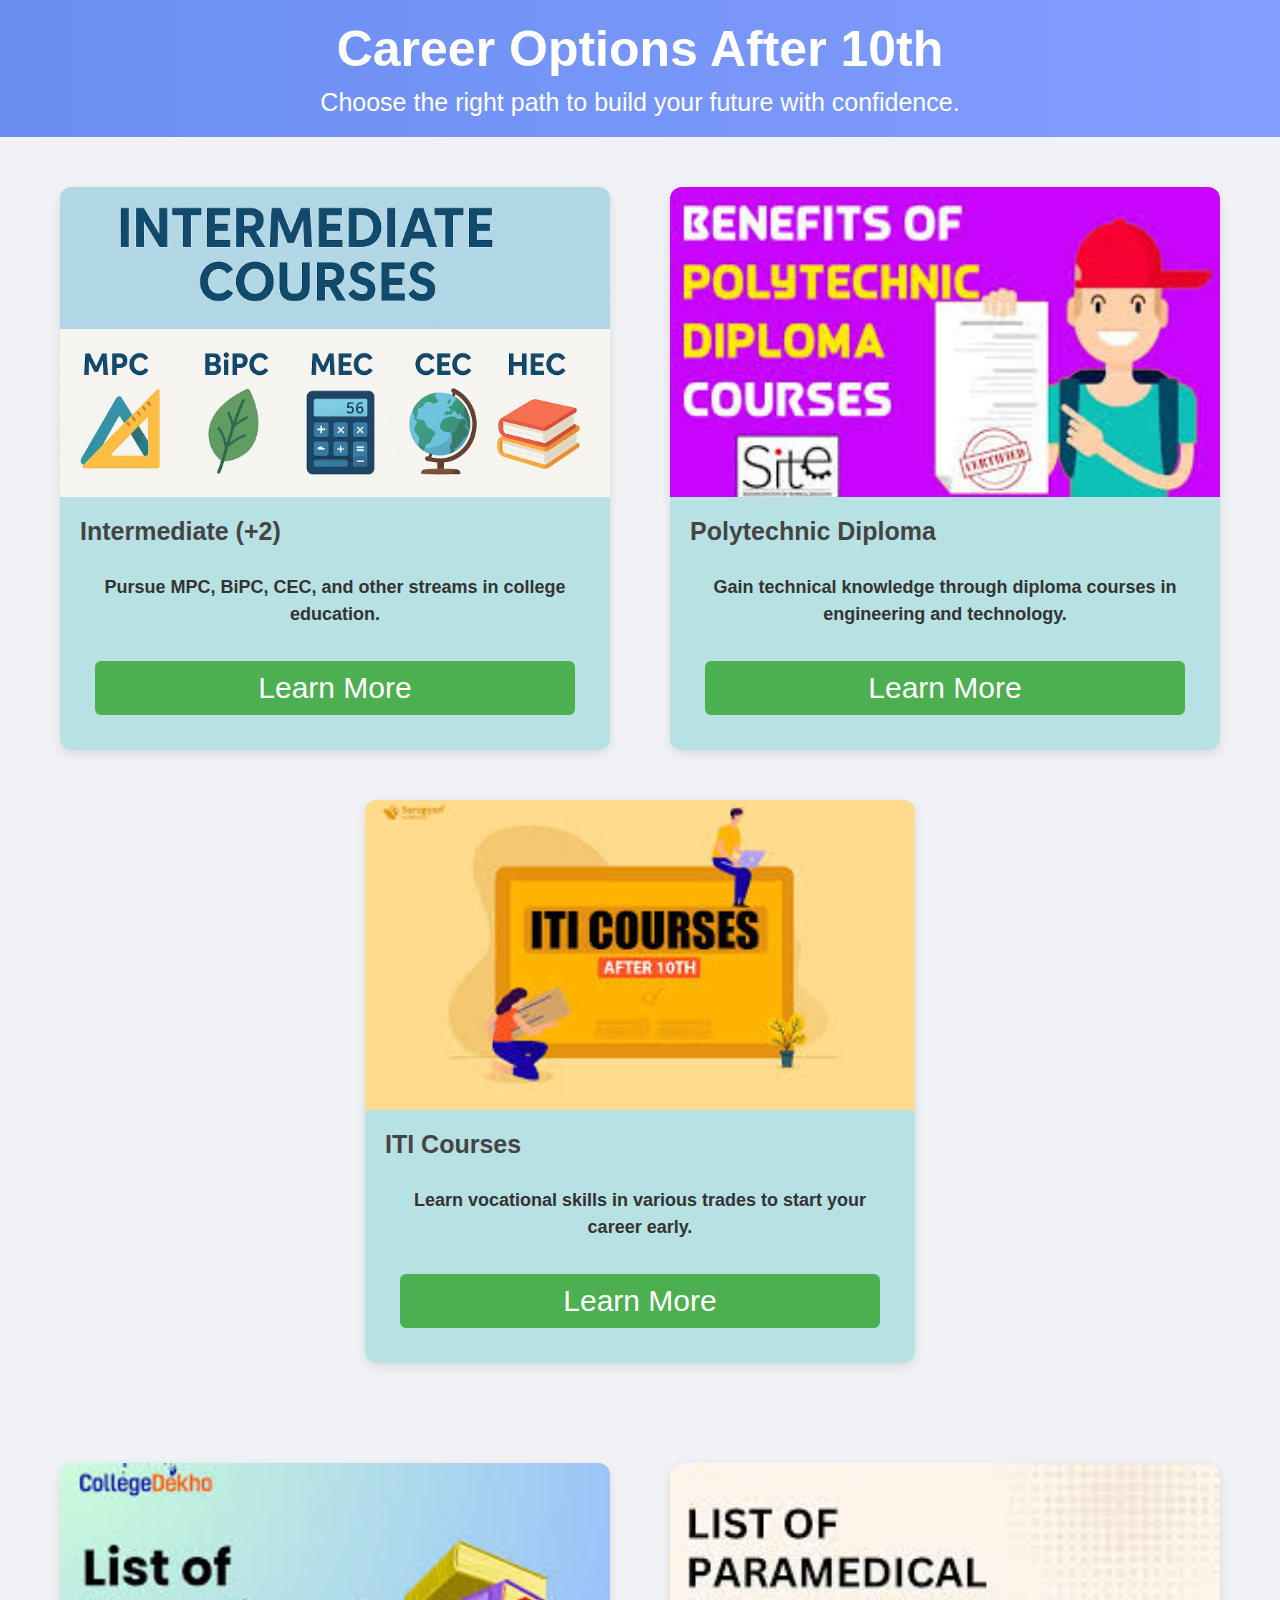
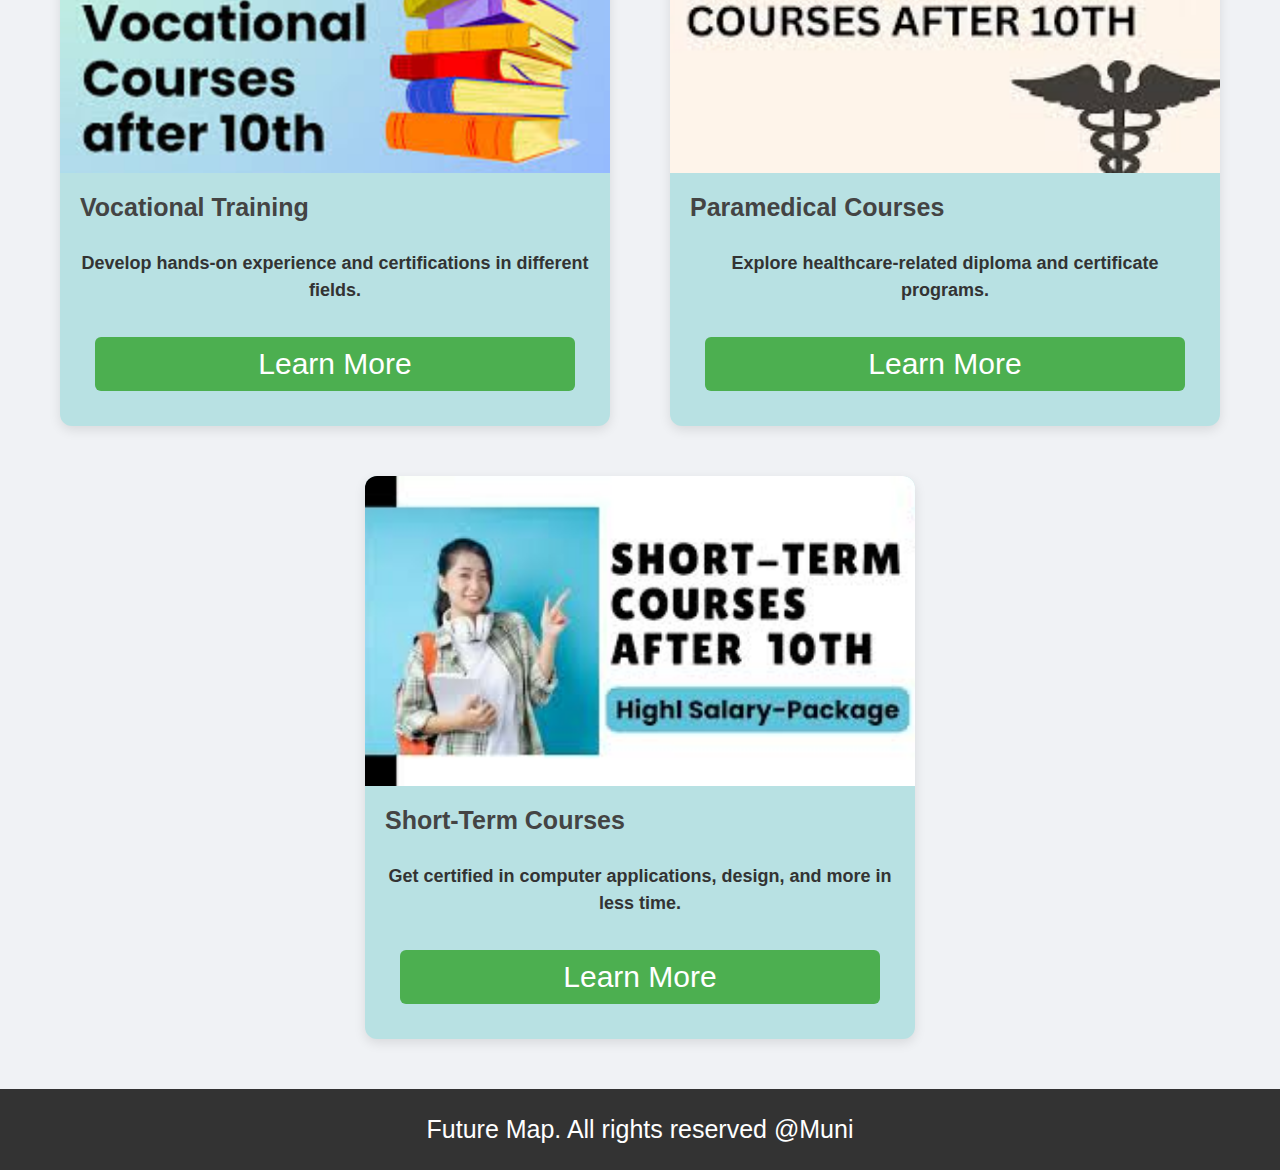
<file: After10page.html>
<!DOCTYPE html>
<html lang="en">
<head>
  <meta charset="UTF-8" />
  <meta name="viewport" content="width=device-width, initial-scale=1.0"/>
  <title>After 10th Class Options</title>
  <link rel="stylesheet" href="style.css" />
</head>
<body>

  <header class="header">
    <h1>Career Options After 10th</h1>
    <p>Choose the right path to build your future with confidence.</p>
  </header>

  <main class="options-flex">
    <div class="flex1">
        <article class="option-card">
        <img src="images/Intermediate_courses.png" alt="Intermediate Courses">
        <div class="card-content">
            <h3>Intermediate (+2)</h3>
            <p class="card-text">Pursue MPC, BiPC, CEC, and other streams in college education.</p>
            <a href="https://www.dropbox.com/scl/fi/815c9r9nw3b7qwm5nr3ms/Intermediate_After_10th_Details.pdf?rlkey=rdev2lw6z1nn1la5q0f8qwrkl&st=eg7budj8&dl=0" target="_blank">Learn More</a>
        </div>
        </article>
        <article class="option-card">
        <img src="images/polytechnic_courses.jpg" alt="Polytechnic">
        <div class="card-content">
            <h3>Polytechnic Diploma</h3>
            <p class="card-text">Gain technical knowledge through diploma courses in engineering and technology.</p>
            <a href="https://www.lpu.in/blog/top-polytechnic-courses-list-after-10th/" target="_blank">Learn More</a>
        </div>
        </article>
        <article class="option-card">
        <img src="images/ITI_Courses.jpg" alt="ITI">
        <div class="card-content">
            <h3>ITI Courses</h3>
            <p class="card-text">Learn vocational skills in various trades to start your career early.</p>
            <a href="https://mseducationacademy.in/wp-content/uploads/2016/10/ITI-Courses.pdf" target="_blank">Learn More</a>
        </div>
    </div>
    </article>
    <div class="flex2">
      <article class="option-card">
        <img src="images/Vocational_Courses.jpg" alt="Vocational">
        <div class="card-content">
          <h3>Vocational Training</h3>
          <p class="card-text">Develop hands-on experience and certifications in different fields.</p>
          <a href="https://www.shiksha.com/teaching-education/articles/vocational-courses-after-10-in-india-blogId-173891" target="_blank">Learn More</a>
        </div>
      </article>
      <article class="option-card">
        <img src="images/Paramedical_Courses.jpg" alt="Paramedical">
        <div class="card-content">
          <h3>Paramedical Courses</h3>
          <p class="card-text">Explore healthcare-related diploma and certificate programs.</p>
          <a href="https://collegedunia.com/courses/paramedical/paramedical-courses-after-10th" target="_blank">Learn More</a>
        </div>
      </article>
      <article class="option-card">
        <img src="images/ShortTerm_Courses.jpg" alt="Short Courses">
        <div class="card-content">
          <h3>Short-Term Courses</h3>
          <p class="card-text">Get certified in computer applications, design, and more in less time.</p>
          <a href="https://www.lpu.in/blog/best-computer-courses-after-10th/" target="_blank">Learn More</a>
        </div>
      </article>
    </div>
  </main>

  <footer class="after10th-footer"> 
    <p>Future Map. All rights reserved @Muni</p>
  </footer>

</body>
</html>
</file>
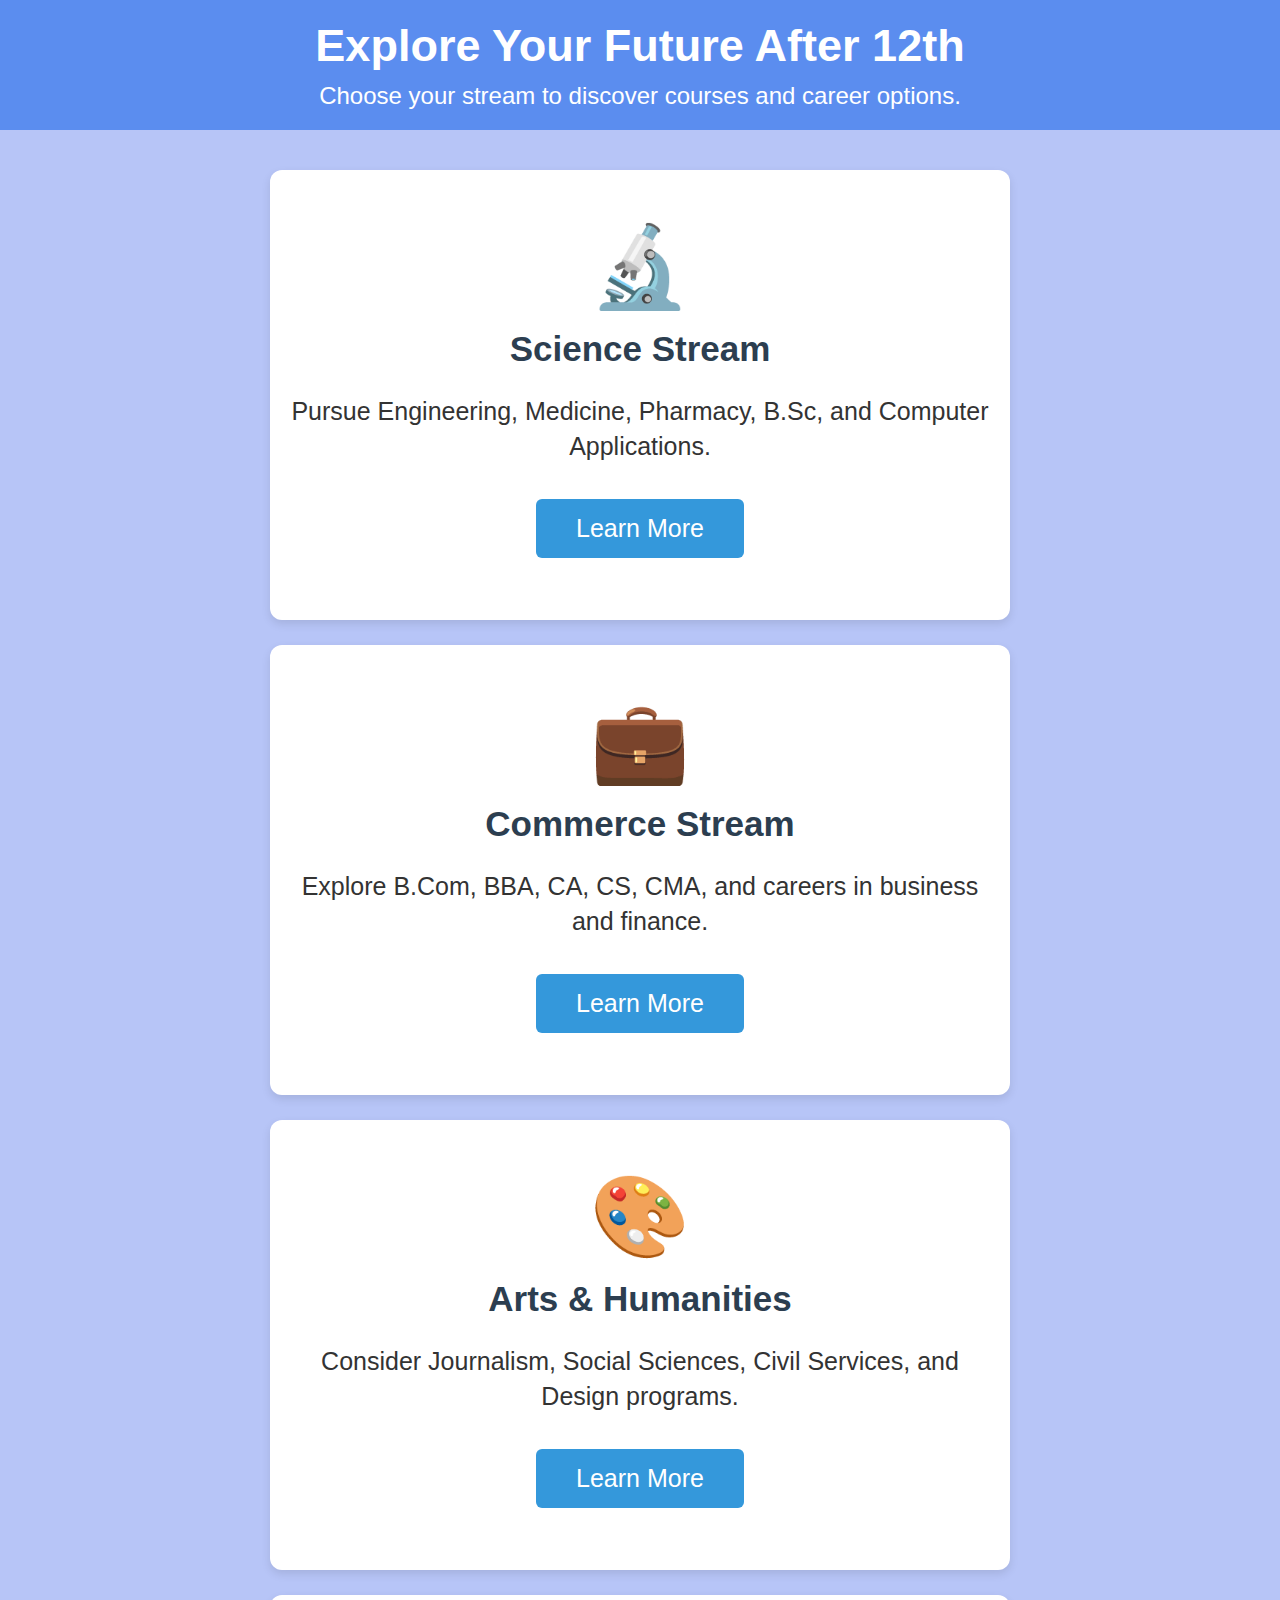
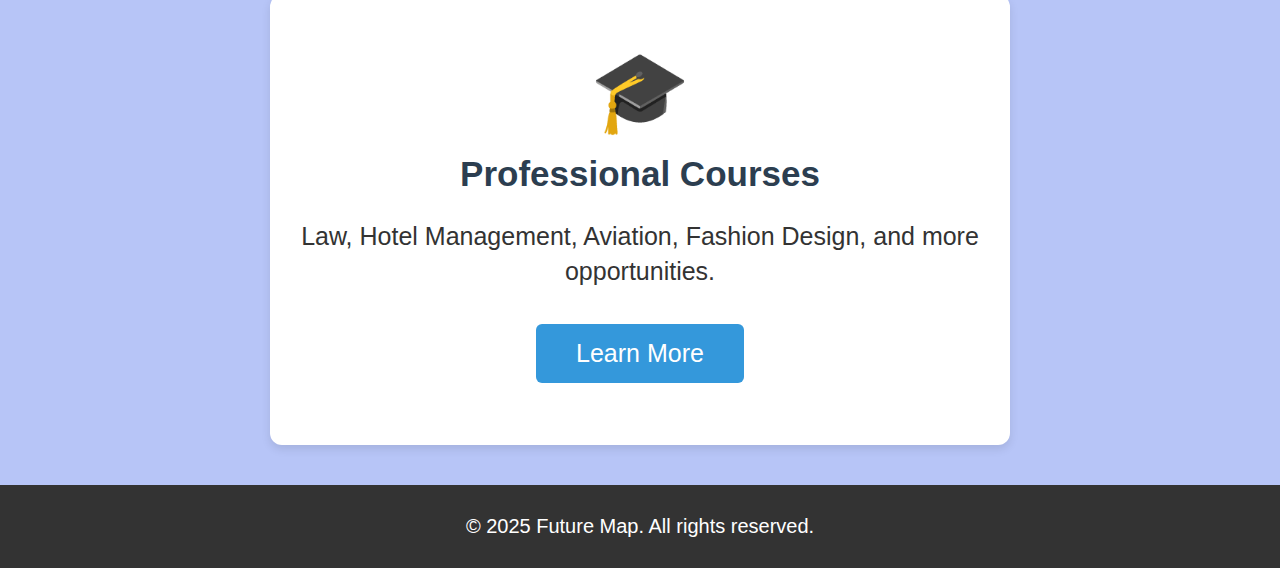
<file: after12th.html>
<!DOCTYPE html>
<html lang="en">
<head>
  <meta charset="UTF-8" />
  <meta name="viewport" content="width=device-width, initial-scale=1.0"/>
  <title>After 12th Career Paths</title>
  <link rel="stylesheet" href="style.css"/>
</head>
<body>

  <header class="header12">
    <h1>Explore Your Future After 12th</h1>
    <p>Choose your stream to discover courses and career options.</p>
  </header>

  <main class="cards-container">
    <div class="card">
      <div class="icon">🔬</div>
      <h2>Science Stream</h2>
      <p>Pursue Engineering, Medicine, Pharmacy, B.Sc, and Computer Applications.</p>
      <a href="https://www.shiksha.com/courses-after-12th/science" target="_blank" class="card-btn">Learn More</a>
    </div>
    <div class="card">
      <div class="icon">💼</div>
      <h2>Commerce Stream</h2>
      <p>Explore B.Com, BBA, CA, CS, CMA, and careers in business and finance.</p>
      <a href="https://www.lpu.in/blog/top-career-options-after-12th-commerce-students/" target="_blank" class="card-btn">Learn More</a>
    </div>
    <div class="card">
      <div class="icon">🎨</div>
      <h2>Arts & Humanities</h2>
      <p>Consider Journalism, Social Sciences, Civil Services, and Design programs.</p>
      <a href="https://www.shiksha.com/courses-after-12th/arts" target="_blank" class="card-btn">Learn More</a>
    </div>
    <div class="card">
      <div class="icon">🎓</div>
      <h2>Professional Courses</h2>
      <p>Law, Hotel Management, Aviation, Fashion Design, and more opportunities.</p>
      <a href="https://www.lpu.in/blog/hotel-management-courses-after-12th-in-india/" target="_blank" class="card-btn">Learn More</a>
    </div>
  </main>

  <footer class="footer12">
    <p>&copy; 2025 Future Map. All rights reserved.</p>
  </footer>

</body>
</html>
</file>
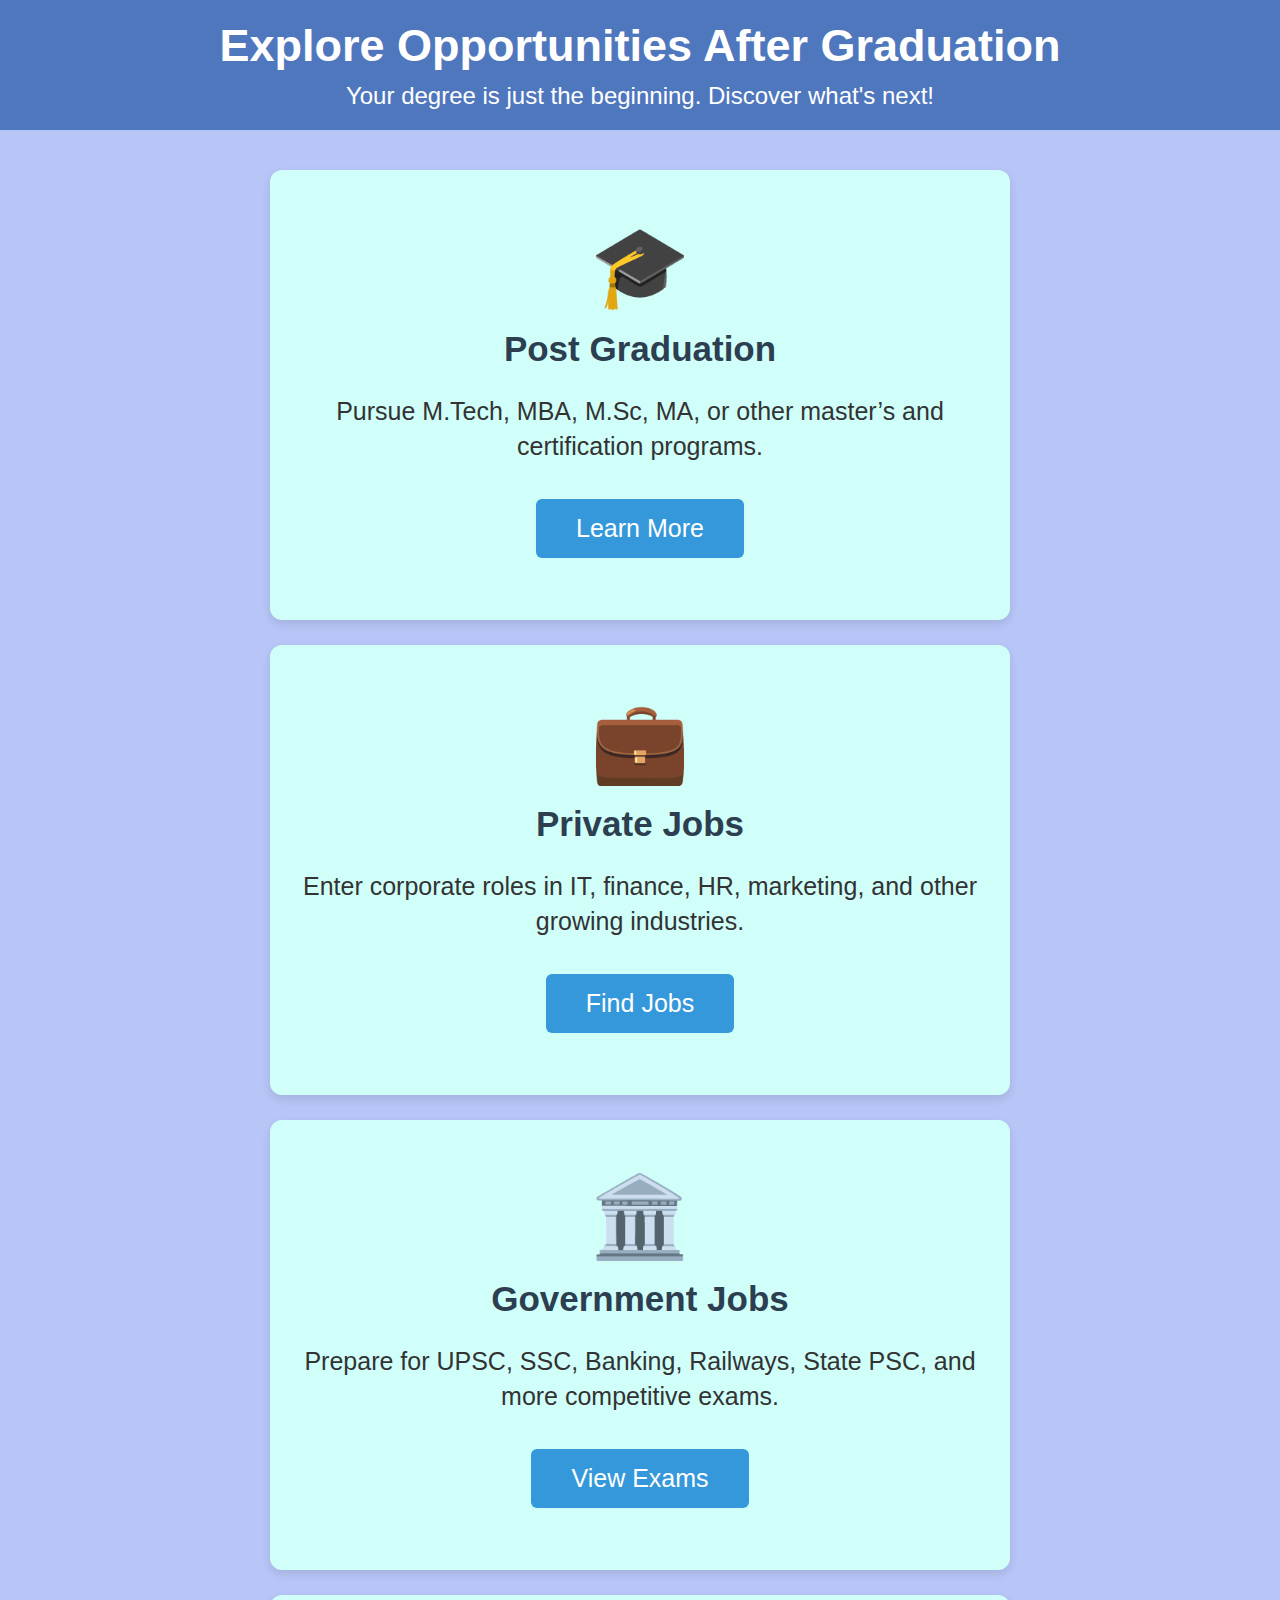
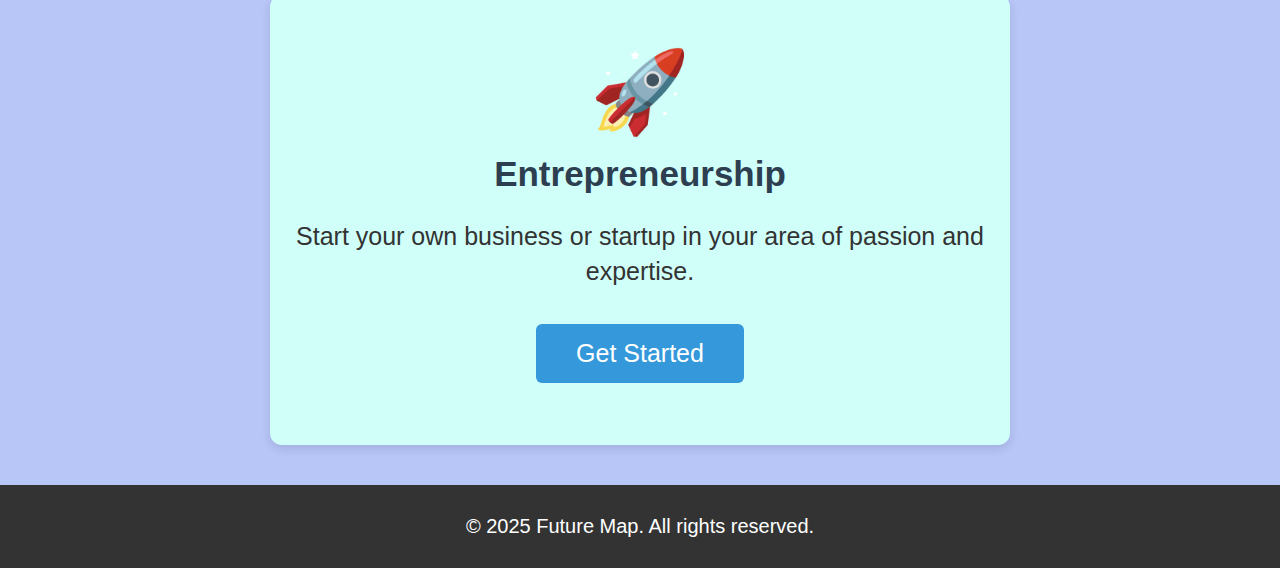
<file: aftergraduation.html>
<!DOCTYPE html>
<html lang="en">
<head>
  <meta charset="UTF-8" />
  <meta name="viewport" content="width=device-width, initial-scale=1.0"/>
  <title>After Graduation Career Paths</title>
  <link rel="stylesheet" href="style.css"/>
</head>
<body>

  <header class="grad-header">
    <h1>Explore Opportunities After Graduation</h1>
    <p>Your degree is just the beginning. Discover what's next!</p>
  </header>

  <main class="grad-cards-container">
    <div class="grad-card">
      <div class="grad-icon">🎓</div>
      <h2>Post Graduation</h2>
      <p>Pursue M.Tech, MBA, M.Sc, MA, or other master’s and certification programs.</p>
      <a href="https://www.asbm.edu.in/the-ultimate-guide-to-post-graduation-course-list-2024/" target="_blank" class="grad-card-btn">Learn More</a>
    </div>
    <div class="grad-card">
      <div class="grad-icon">💼</div>
      <h2>Private Jobs</h2>
      <p>Enter corporate roles in IT, finance, HR, marketing, and other growing industries.</p>
      <a href="https://www.naukri.com/" target="_blank" class="grad-card-btn">Find Jobs</a>
    </div>
    <div class="grad-card">
      <div class="grad-icon">🏛️</div>
      <h2>Government Jobs</h2>
      <p>Prepare for UPSC, SSC, Banking, Railways, State PSC, and more competitive exams.</p>
      <a href="https://testbook.com/blog/government-jobs-after-graduation/" target="_blank" class="grad-card-btn">View Exams</a>
    </div>
    <div class="grad-card">
      <div class="grad-icon">🚀</div>
      <h2>Entrepreneurship</h2>
      <p>Start your own business or startup in your area of passion and expertise.</p>
      <a href="https://www.startupindia.gov.in/" target="_blank" class="grad-card-btn">Get Started</a>
    </div>
  </main>

  <footer class="grad-footer">
    <p>&copy; 2025 Future Map. All rights reserved.</p>
  </footer>

</body>
</html>
</file>
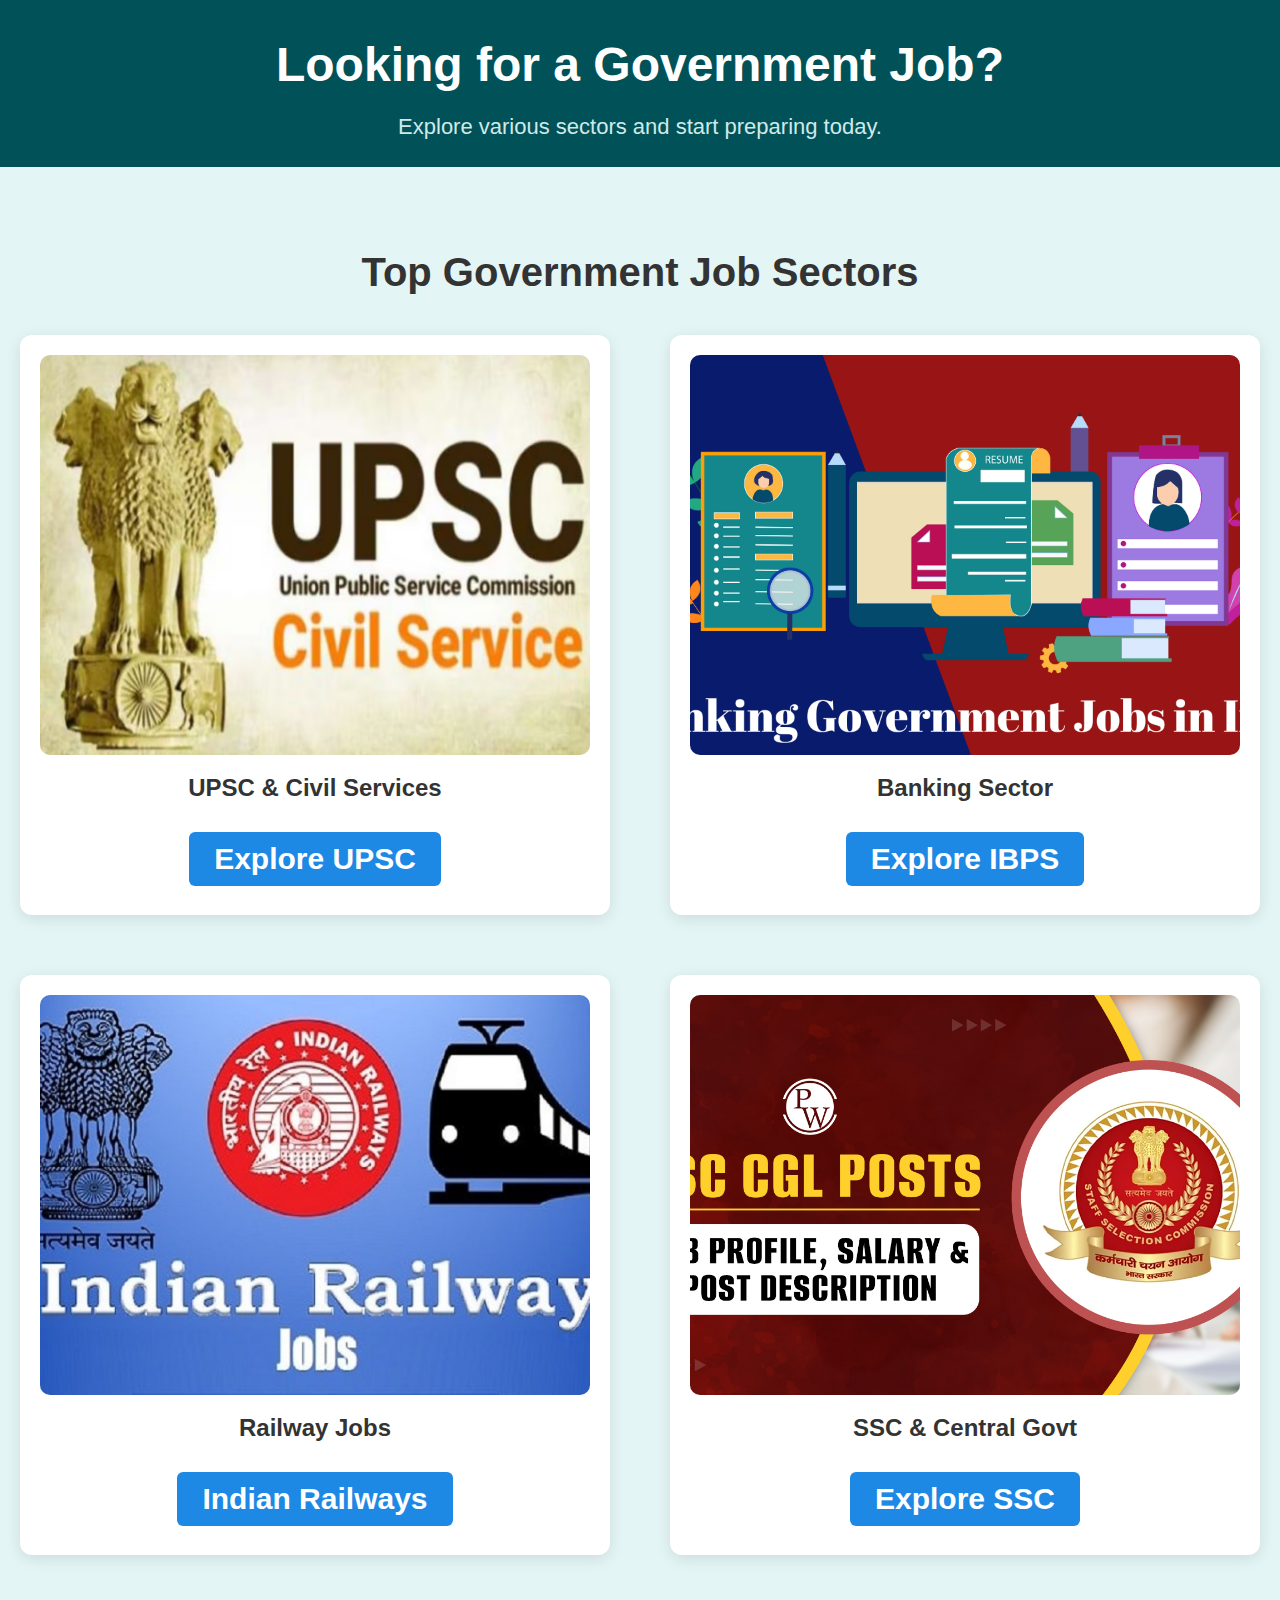
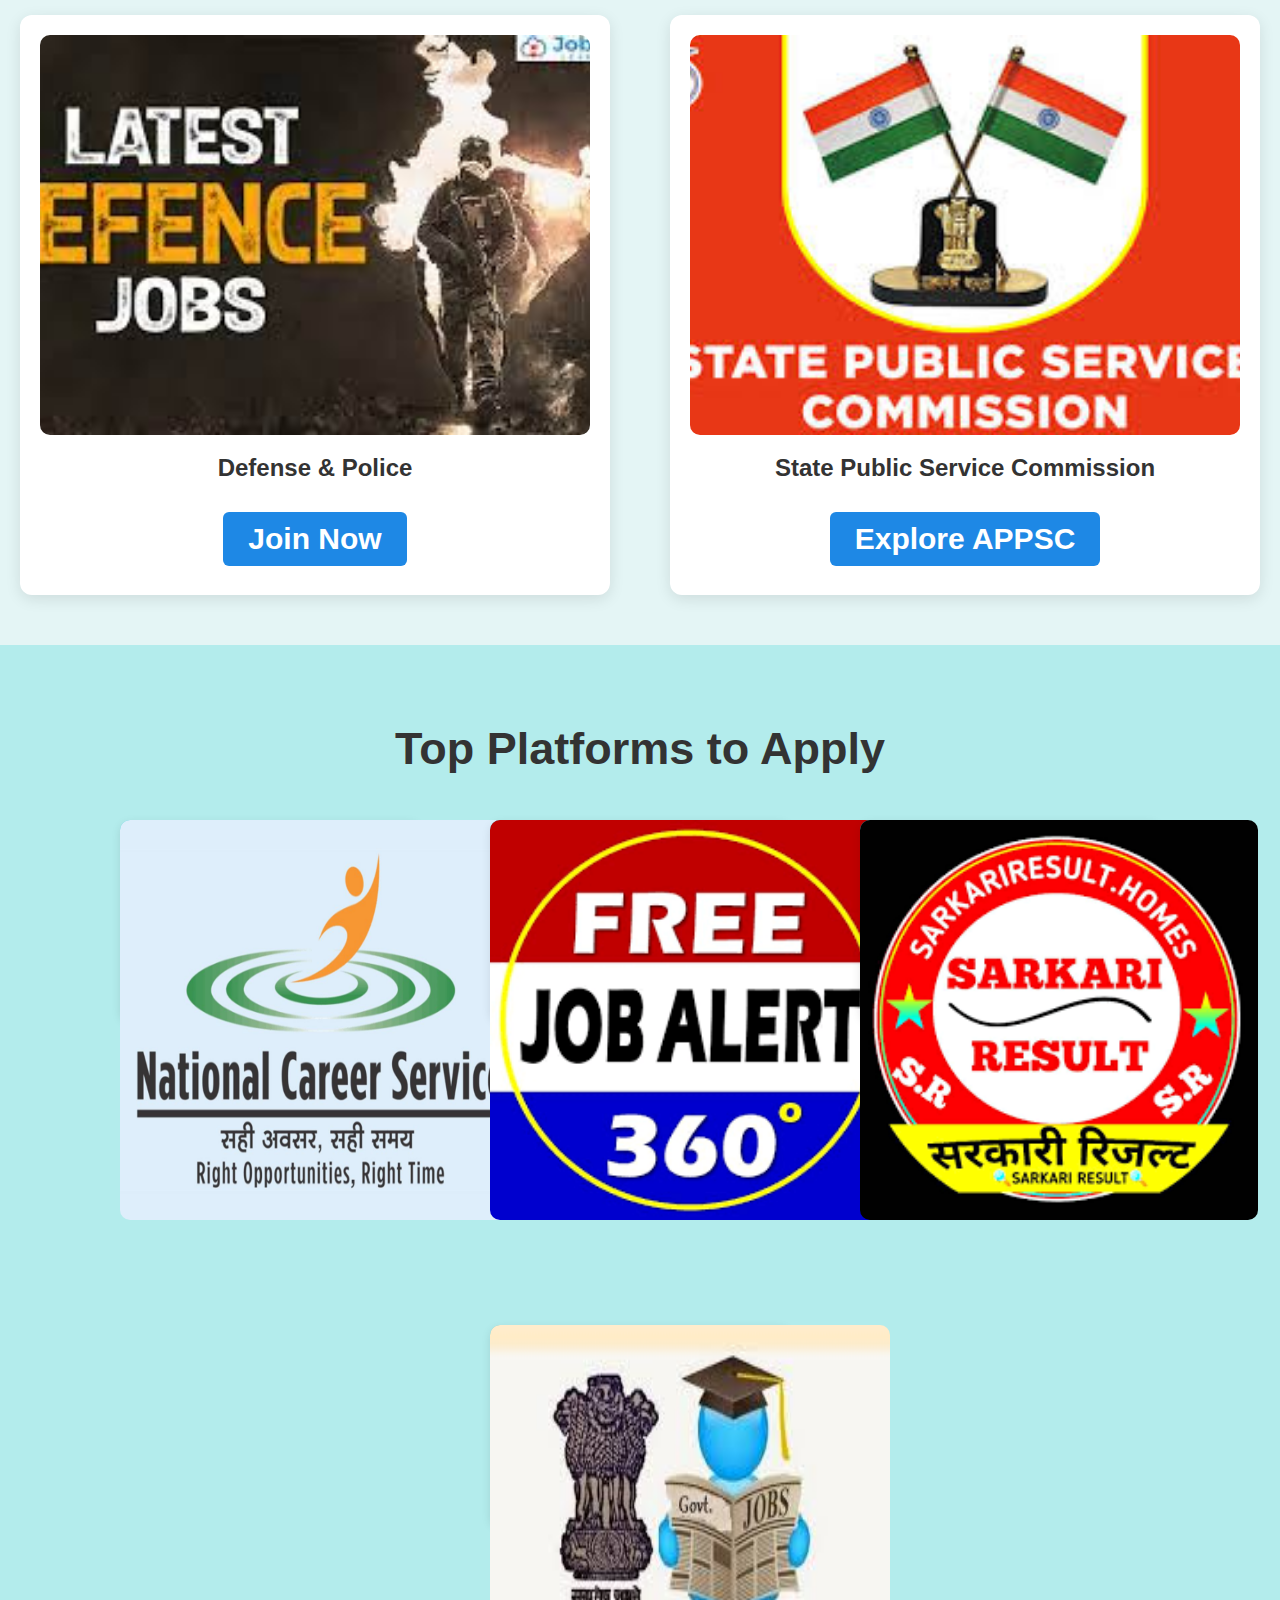
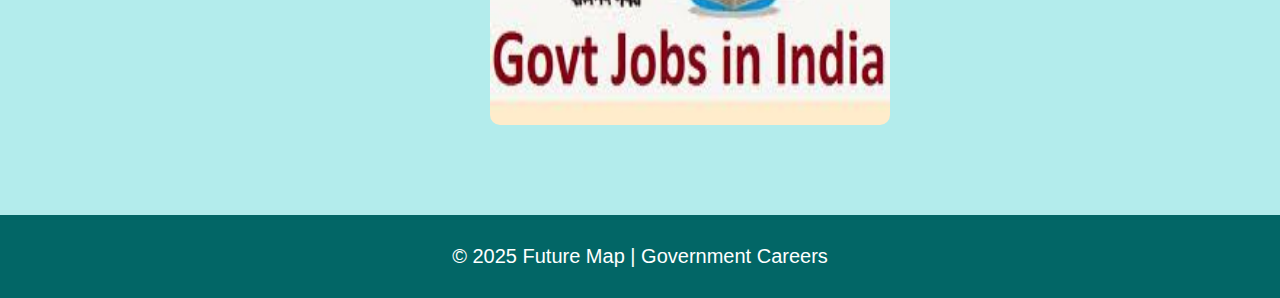
<file: governmentjob.html>
<!DOCTYPE html>
<html lang="en">
<head>
  <meta charset="UTF-8" />
  <meta name="viewport" content="width=device-width, initial-scale=1.0"/>
  <title>Looking for Government Jobs</title>
  <link rel="stylesheet" href="style.css" />
</head>
<body>

  <header class="govt-header-new">
    <h1>Looking for a Government Job?</h1>
    <p>Explore various sectors and start preparing today.</p>
  </header>

  <section class="govt-courses">
    <h2 class="govt-courses-heading">Top Government Job Sectors</h2>
    <div class="govt-grid">
      <div class="govt-card">
        <img src="images/upsc.avif" alt="UPSC" />
        <h3>UPSC & Civil Services</h3>
        <a href="https://www.upsc.gov.in" target="_blank">Explore UPSC</a>
      </div>

      <div class="govt-card">
        <img src="images/banking.png" alt="Banking" />
        <h3>Banking Sector</h3>
        <a href="https://www.ibps.in" target="_blank">Explore IBPS</a>
      </div>

      <div class="govt-card">
        <img src="images/Railway-Indian.jpg" alt="Railways" />
        <h3>Railway Jobs</h3>
        <a href="https://indianrailways.gov.in" target="_blank">Indian Railways</a>
      </div>

      <div class="govt-card">
        <img src="images/ssc.jpg" alt="SSC" />
        <h3>SSC & Central Govt</h3>
        <a href="https://ssc.nic.in" target="_blank">Explore SSC</a>
      </div>

      <div class="govt-card">
        <img src="images/defense.jpg" alt="Defense" />
        <h3>Defense & Police</h3>
        <a href="https://joinindianarmy.nic.in" target="_blank">Join Now</a>
      </div>
      <div class="govt-card">
        <img src="images/public-service.jpg" alt="State PSC" />
        <h3>State Public Service Commission</h3>
        <a href="https://psc.ap.gov.in/" target="_blank">Explore APPSC</a>
      </div>

    </div>
  </section>

  <section class="govt-platforms">
    <h2 class="platform-heading">Top Platforms to Apply</h2>
    <div class="platform-grid">
      <a class="platform-card" href="https://www.ncs.gov.in" target="_blank">
        <img src="images/ncs.jpg-org" alt="NCS">
           </a>
      <a class="platform-card" href="https://www.freejobalert.com" target="_blank">
        <img src="images/free-job-alert.png" alt="Free Job Alert">
            </a>
      <a class="platform-card" href="https://www.sarkariresult.com" target="_blank">
        <img src="images/sarkari-results.png" alt="Sarkari Result">
            </a>
      <a class="platform-card" href="https://www.govtjobs.com" target="_blank">
        <img src="images/govt-jobs.jpeg" alt="Govt Jobs">
            </a>
    </div>
  </section>

  <footer class="govt-footer-new">
    <p>&copy; 2025 Future Map | Government Careers</p>
  </footer>

</body>
</html>
</file>
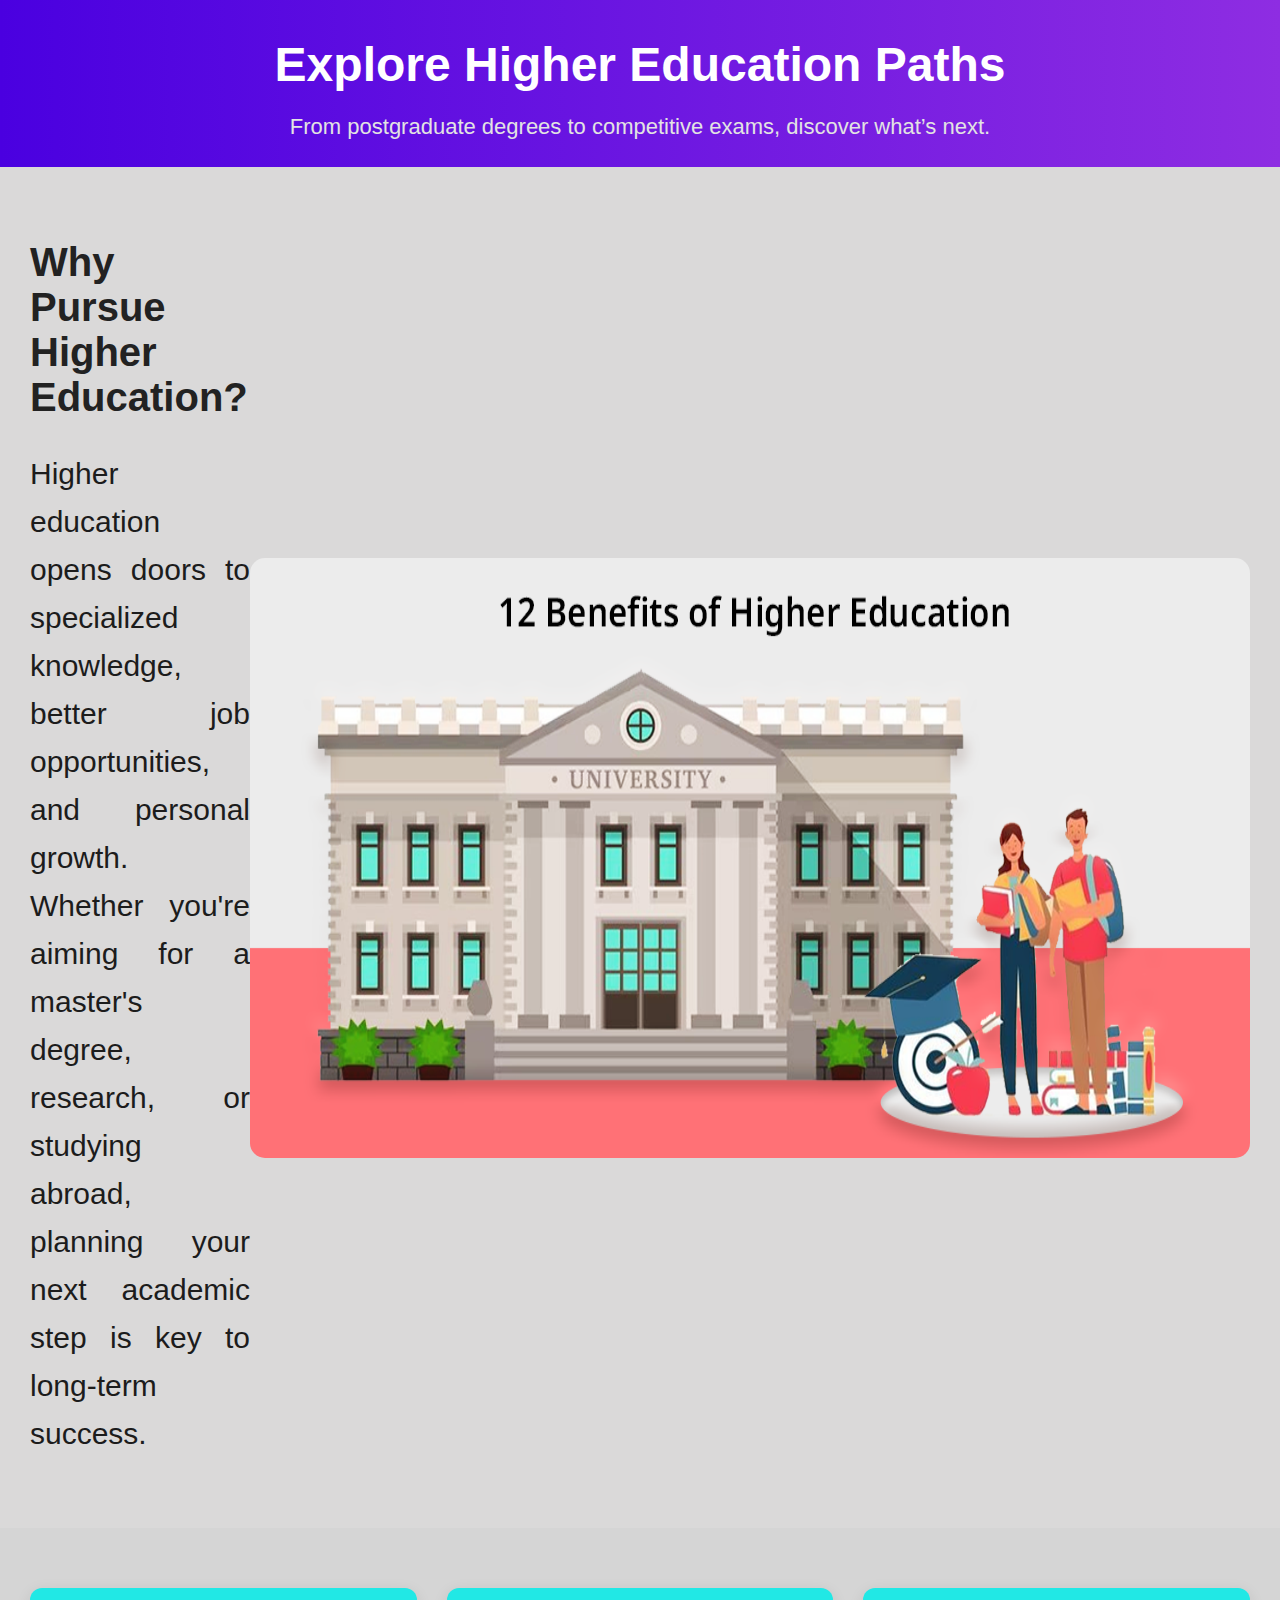
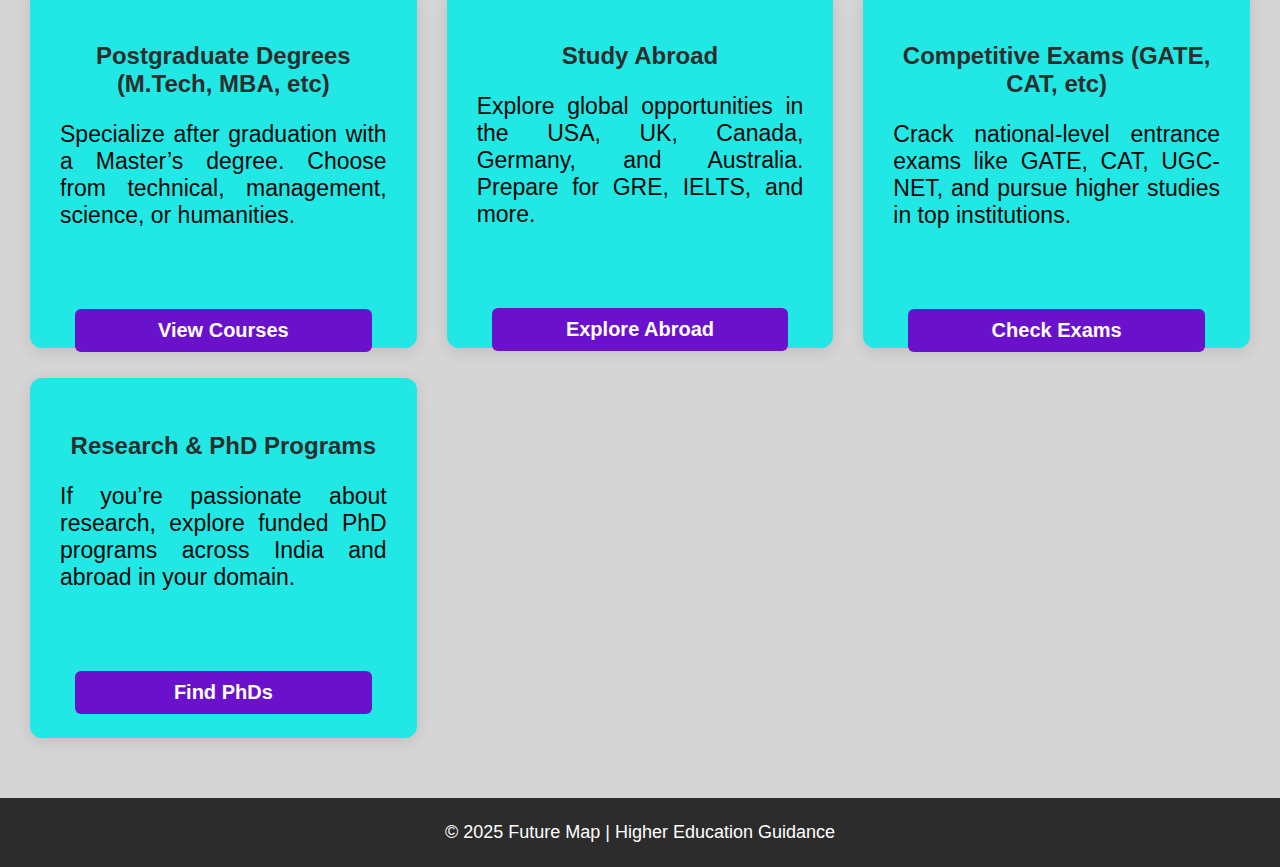
<file: highergraduation.html>
<!DOCTYPE html>
<html lang="en">
<head>
  <meta charset="UTF-8" />
  <meta name="viewport" content="width=device-width, initial-scale=1.0"/>
  <title>Higher Education Opportunities</title>
  <link rel="stylesheet" href="style.css" />
</head>
<body>

  <header class="he-header">
    <h1>Explore Higher Education Paths</h1>
    <p>From postgraduate degrees to competitive exams, discover what’s next.</p>
  </header>

  <section class="he-intro">
    <div class="he-intro-text">
      <h2>Why Pursue Higher Education?</h2>
      <p>Higher education opens doors to specialized knowledge, better job opportunities, and personal growth. Whether you're aiming for a master's degree, research, or studying abroad, planning your next academic step is key to long-term success.</p>
    </div>
    <img class="he-intro-img" src="images/HigherEducationn.png" alt="Higher Education">
  </section>

  <section class="he-cards">
    <div class="he-card">
      <h3>Postgraduate Degrees (M.Tech, MBA, etc)</h3>
      <p>Specialize after graduation with a Master’s degree. Choose from technical, management, science, or humanities.</p>
      <a href="https://www.shiksha.com/m-e-m-tech-chp" target="_blank">View Courses</a>
    </div>
    <div class="he-card">
      <h3>Study Abroad</h3>
      <p>Explore global opportunities in the USA, UK, Canada, Germany, and Australia. Prepare for GRE, IELTS, and more.</p>
      <a href="https://www.shiksha.com/studyabroad/" target="_blank">Explore Abroad</a>
    </div>
    <div class="he-card">
      <h3>Competitive Exams (GATE, CAT, etc)</h3>
      <p>Crack national-level entrance exams like GATE, CAT, UGC-NET, and pursue higher studies in top institutions.</p>
      <a href="https://www.shiksha.com/mba/articles/what-do-you-know-about-cat-mat-xat-blogId-5232" target="_blank">Check Exams</a>
    </div>
    <div class="he-card">
      <h3>Research & PhD Programs</h3>
      <p>If you’re passionate about research, explore funded PhD programs across India and abroad in your domain.</p>
      <a href="https://www.phdportal.com/" target="_blank">Find PhDs</a>
    </div>
  </section>

  <footer class="he-footer">
    <p>&copy; 2025 Future Map | Higher Education Guidance</p>
  </footer>

</body>
</html>
</file>
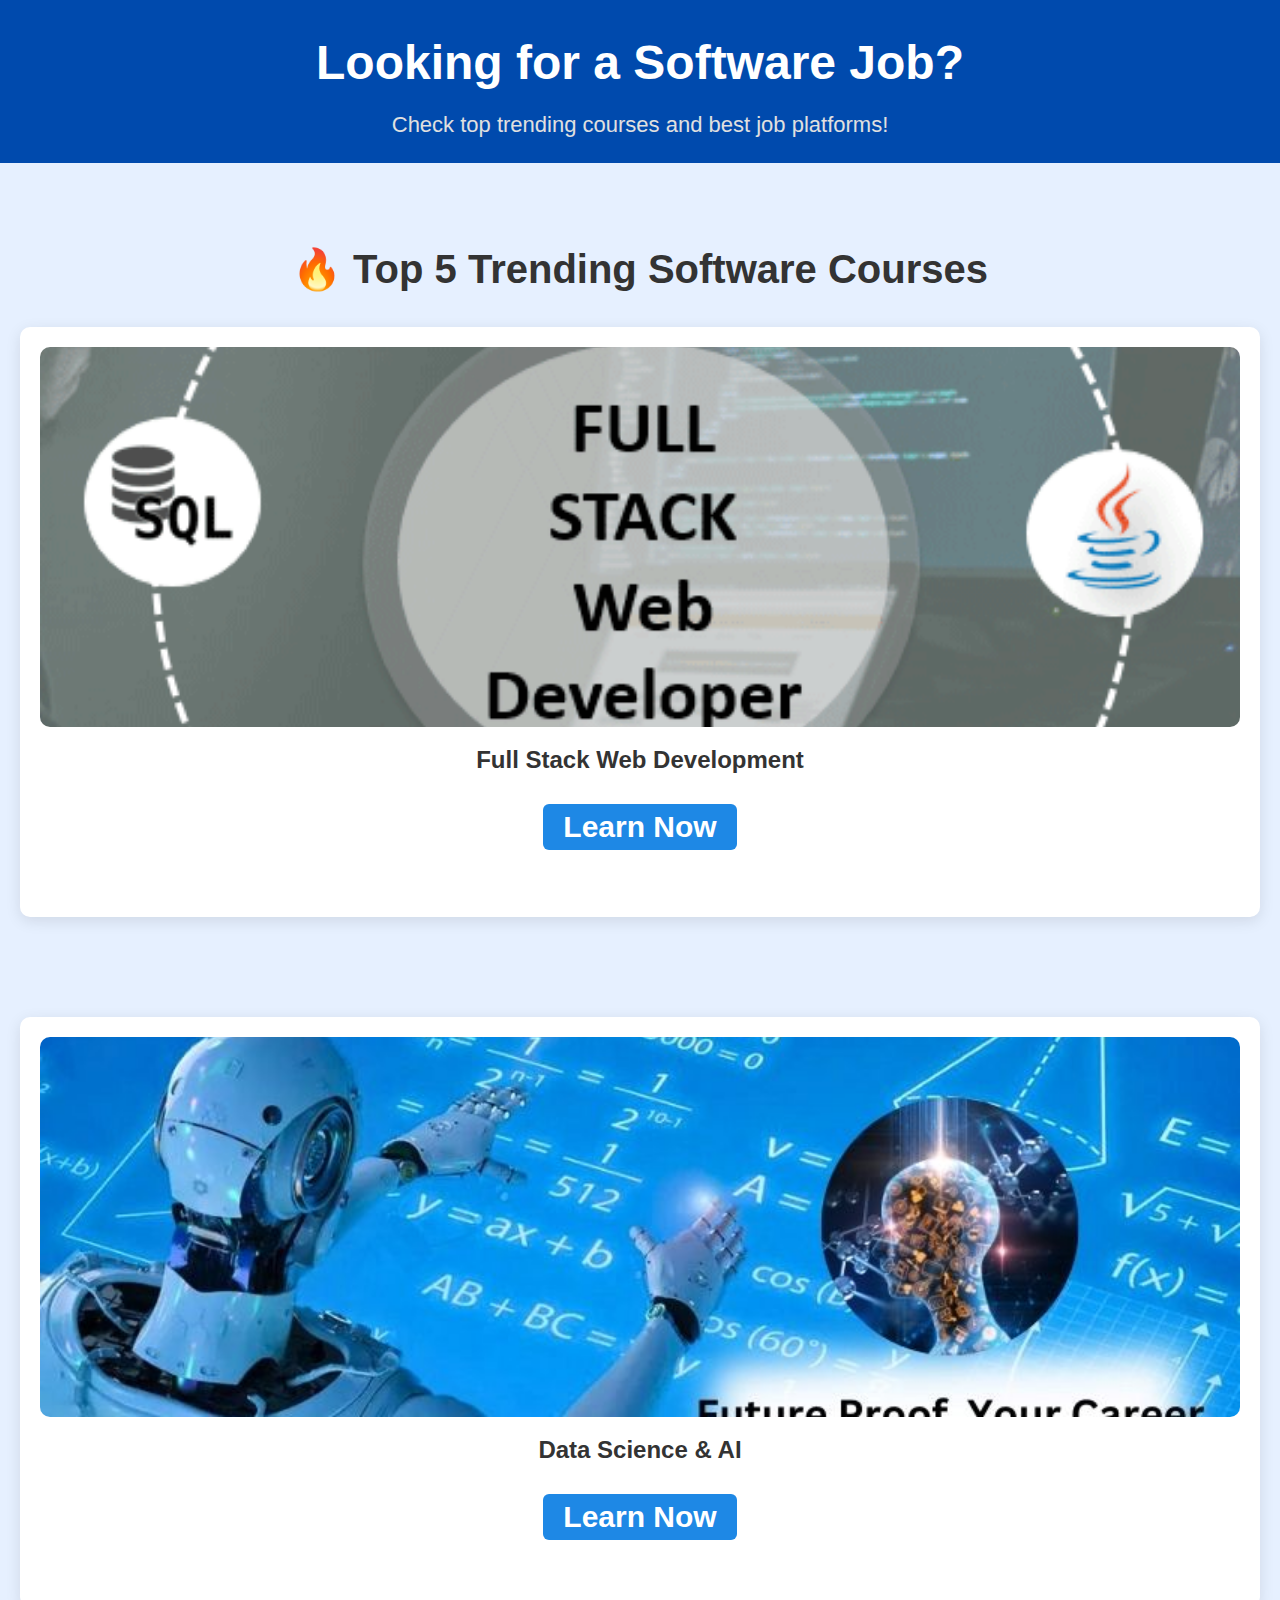
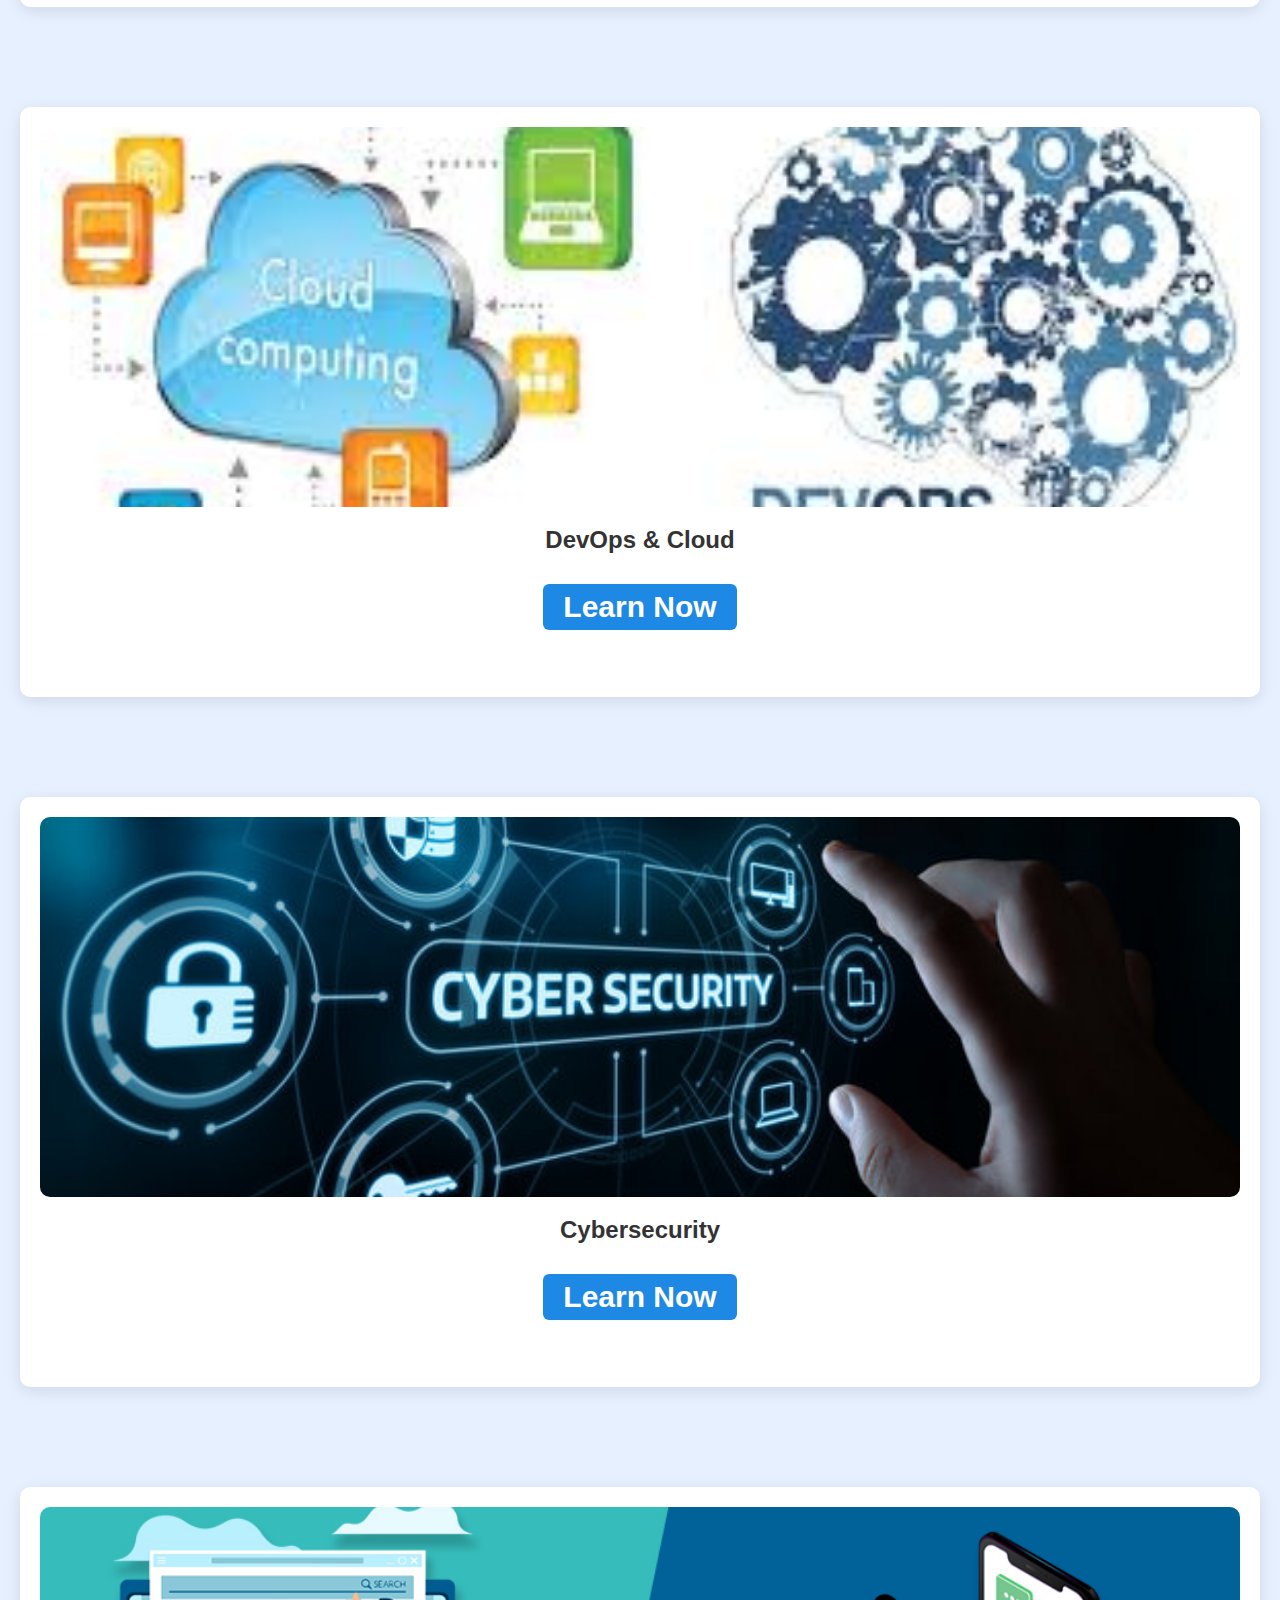
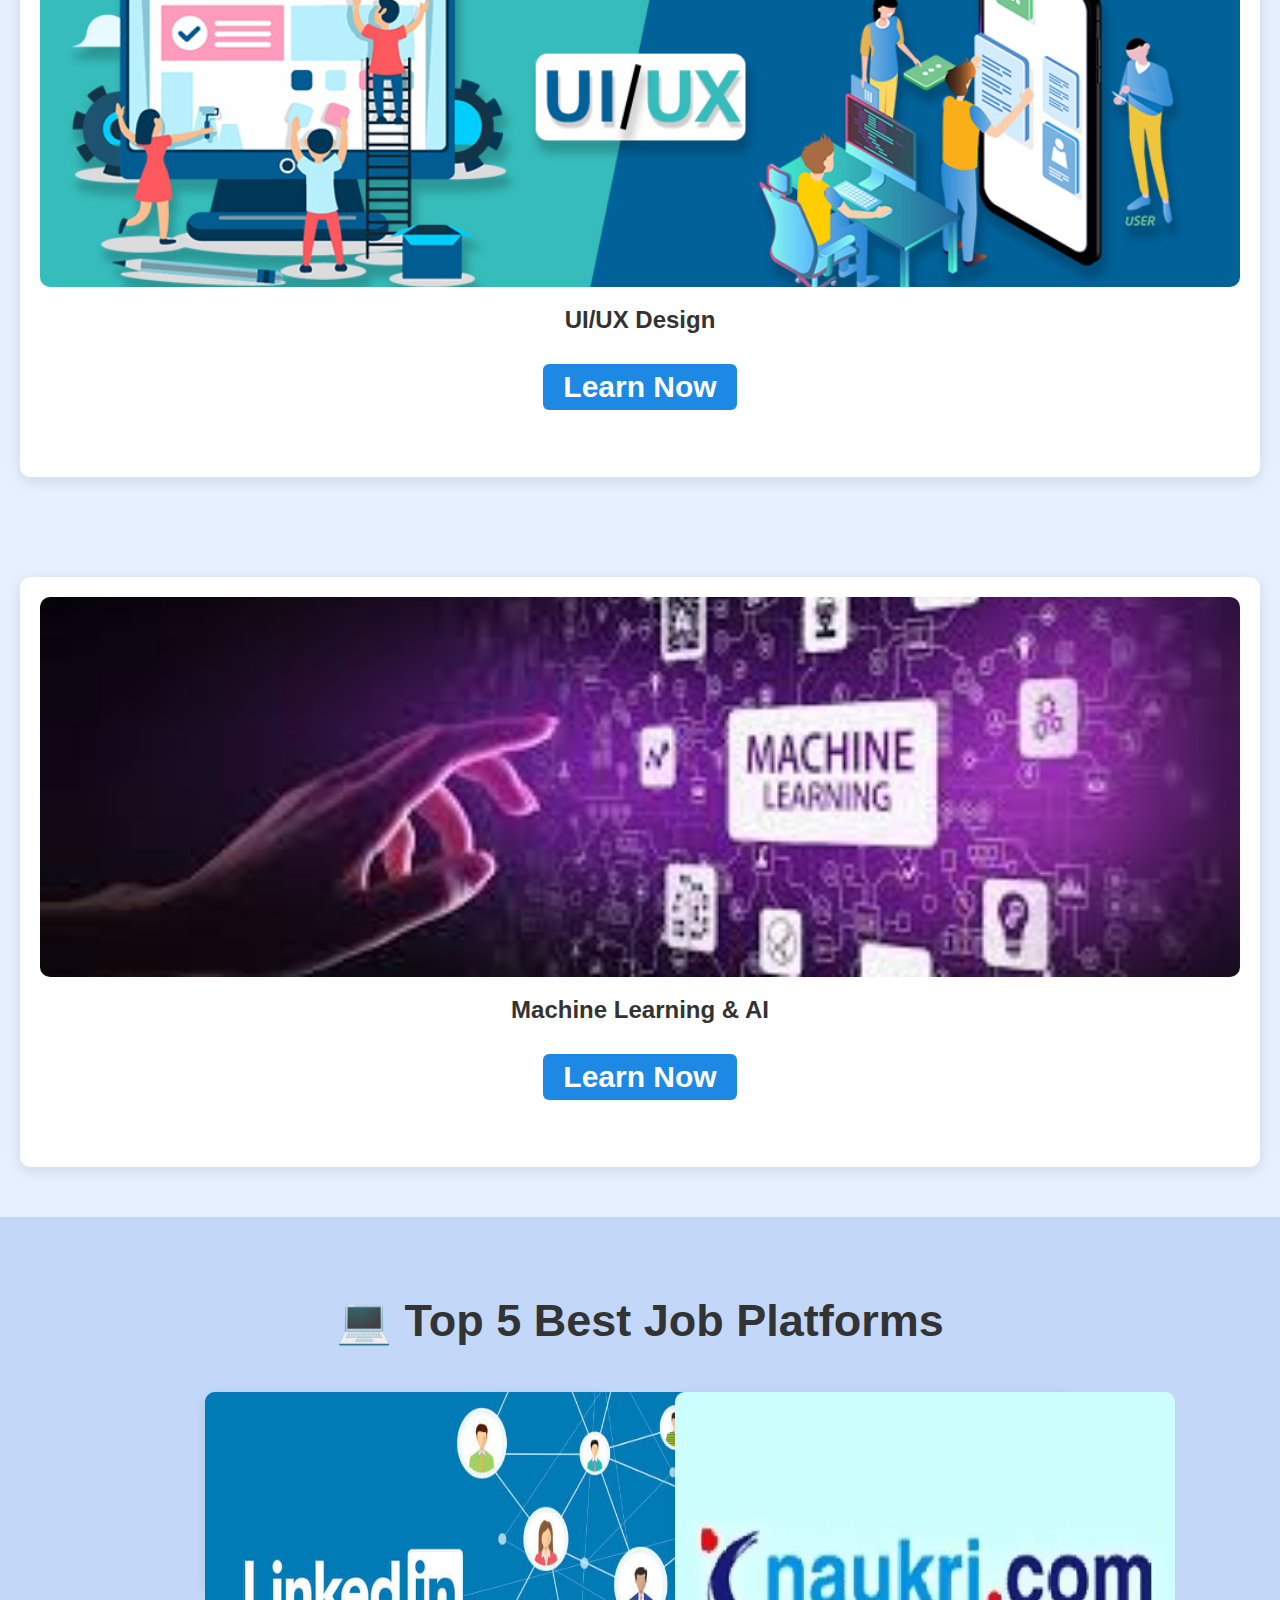
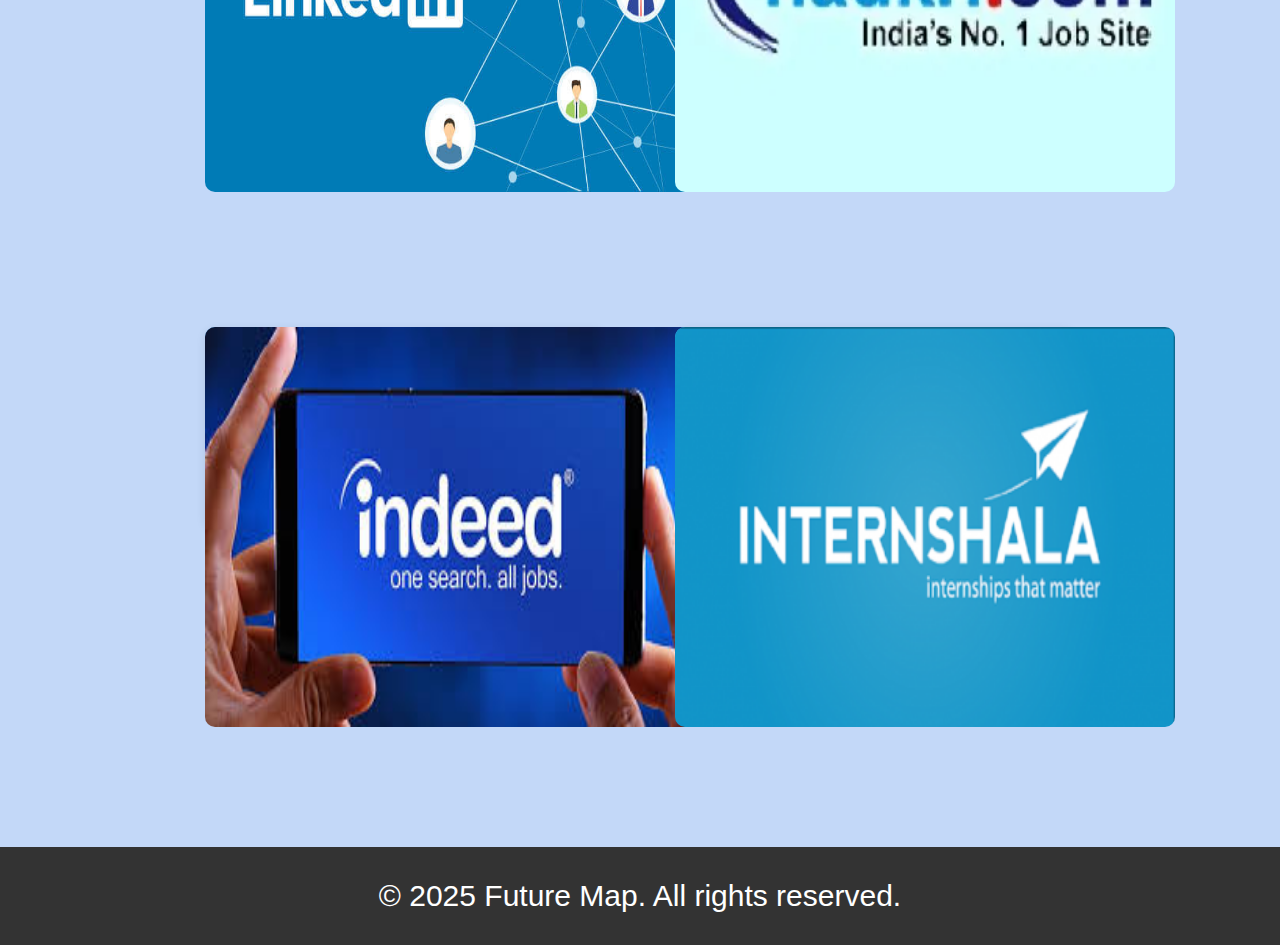
<file: software-job.html>
<!DOCTYPE html>
<html lang="en">
<head>
  <meta charset="UTF-8" />
  <meta name="viewport" content="width=device-width, initial-scale=1.0"/>
  <title>Software Job Courses</title>
  <link rel="stylesheet" href="style.css"/>
</head>
<body>

  <header class="software-header">
    <h1>Looking for a Software Job?</h1>
    <p>Check top trending courses and best job platforms!</p>
  </header>

  <section class="software-courses">
    <h2 class="trendingcourses">🔥 Top 5 Trending Software Courses</h2>
    <div class="software-grid">
      <div class="software-card">
        <img src="images/full-stack-web-developer.png" alt="Full Stack" />
        <h3>Full Stack Web Development</h3>
        <a href="https://www.freecodecamp.org/learn" target="_blank">Learn Now</a>
      </div>

      <div class="software-card">
        <img src="images/Datascienceandai.jpg" alt="Data Science" />
        <h3>Data Science & AI</h3>
        <a href="https://www.coursera.org/learn/data-science-course" target="_blank">Learn Now</a>
      </div>

      <div class="software-card">
        <img src="images/devops-and-cloud.jpg" alt="DevOps" />
        <h3>DevOps & Cloud</h3>
        <a href="https://www.edx.org/learn/devops" target="_blank">Learn Now</a>
      </div>

      <div class="software-card">
        <img src="images/cybersecurity.jpg" alt="Cybersecurity" />
        <h3>Cybersecurity</h3>
        <a href="https://www.cybrary.it/" target="_blank">Learn Now</a>
      </div>

      <div class="software-card">
        <img src="images/uiux_design.jpg" alt="UI/UX" />
        <h3>UI/UX Design</h3>
        <a href="https://www.interaction-design.org/courses" target="_blank">Learn Now</a>
      </div>

      <div class="software-card">
        <img src="images/machine-learning.jpg" alt="Machine Learning" />
        <h3>Machine Learning & AI</h3>
        <a href="https://www.coursera.org/learn/machine-learning" target="_blank">Learn Now</a>
       </div>

    </div>
  </section>

  <section class="software-platforms">
    <h2 class="platform-heading">💻 Top 5 Best Job Platforms</h2>
    <div class="platform-grid">
      <a class="platform-card" href="https://www.linkedin.com" target="_blank">
        <img src="images/LinkedIn-page.jpg" alt="LinkedIn" />
       
      </a>

      <a class="platform-card" href="https://www.naukri.com" target="_blank">
        <img src="images/Naukri.com-Logo.webp" alt="Naukri" />
        
      </a>

      <a class="platform-card" href="https://www.indeed.com" target="_blank">
        <img src="images/indeed.jpg" alt="Indeed" />
       
      </a>

      <a class="platform-card" href="https://internshala.com" target="_blank">
        <img src="images/internshala.png" alt="Internshala" />
        
      </a>

    </div>
  </section>

  <footer class="software-footer">
    <p>&copy; 2025 Future Map. All rights reserved.</p>
  </footer>

</body>
</html>
</file>
<file: style.css>
.whole-page{
    margin: 0px;
    margin-left: 0px;

}

.menu-bar{
    display: flex;
    width: 100%;
    justify-content: space-between;
    background-color: rgb(144, 200, 249);
    
}

.heading{
    display: flex;
    justify-content: left;
    flex-wrap: wrap;
    font-size: 50px;
    gap:0px;
    padding-top : 1px ;
    margin-left: 1px;
    font-weight: bold;
  
}

.menu-heading{
    align-self: flex-start;
    padding: 0px;
    margin : 6px;
    border: 5px solid  rgb(144, 200, 249);
    margin-top: 15PX;

}

.logo{
    height: 50px;
    width: 50px;
    margin-top: 25px;
    margin-left: 25px;
}

ul,a{
    list-style-type:none;
    text-decoration: none;
    display: flex;
    justify-content: center;
    justify-content: space-evenly;
    flex-wrap: wrap;
    gap: 10px;
    font-size: 30px;
    margin: 15px;
    align-items: center;
    padding-right: 18px;
}

.nav-bar li:hover{
     background-color: aqua;
     border-radius: 10px;
     text-shadow: 10px;
     box-shadow: 10px 10px 20px rgba(0, 0, 0, 0.3);
}

li{
    padding: 4px;
    background-color: rgb(215, 231, 245);
    margin-left: 10px;
    border-radius: 10px;
    text-align: center;
    box-shadow: 5 5 5 1px rgb(144, 200, 249);
}

.menu-toggle {
  display: none;
  font-size: 32px;
  cursor: pointer;
  padding: 10px;
}

.nav-bar.show {
  display: flex;
  flex-direction: column;
}

.about-heading{
    font-size: 45px;
    text-align: center;
    margin-top: 0px;
    padding-top: 10px;
    width: 100%;

}

.about-div1{
    background-color: rgb(187, 221, 251);
    margin-top: 0px;
    flex-wrap: wrap;
    padding-bottom: 50px;
}
.about-div2{
    display: flex;
    justify-content: space-between;
    flex-wrap: wrap;
    
}

.about-img{
  width:1000px;
    max-width: 100%;
    margin-left: 30px;
    border-radius: 30px;
    height: auto;
    padding-left: 100px;

}

.about-img:hover{
    transform: scale(1.05);
    box-shadow: 0 10px 20px rgba(0, 0, 0, 0.3);
}

.para-about{
    max-width: 900px;
    font-size: 28px;
    margin-right: 130px;
    font-family: verdana;
    text-align: justify;
    margin-bottom: 100px;
    line-height: 40px;
    flex: 1 1 300px;
    width: 100%;
  color: black;
}

.features{
    background-color:rgb(182, 219, 252);
}
.feature-heading{
    text-align: center;
    font-size:45px;
    margin-top: 0px;
    padding-top: px;
    padding-bottom: 70px;
}

.feature-box{
    margin-bottom: 20px;
    border-radius: 30px ; 
    box-shadow: 10px 10px 20px rgba(245, 245, 245, 0.3);
  
} 

.btn{
    border-radius: 30px;
    padding: 0px;
    margin: 0px;
}

.btn-pages{
    border-radius: 30px;
    padding: 0px;
    margin: 0px;
    text-decoration: none;
}

.img1, .img2, .img3, .img4, .img5, .img6{
    max-width: 100%;
    width: 680px;
    height: 400px; 
   border-top-left-radius: 30px;
   border-top-right-radius: 30px;
}

.feature-box:hover
 {
  transform: scale(1.05);
  box-shadow: 0 10px 20px rgba(0, 0, 0, 0.3);
  
}

.featureset1{
    display: flex;
    flex-direction: row;
    gap: 50px;
    justify-content: space-evenly;
    flex-wrap: wrap;
    margin-bottom: 40px;
}

.featureset2{
    display: flex;
    flex-direction: row;
    gap: 50px;
    justify-content: space-evenly;
    flex-wrap: wrap;
}
.sub{
    font-size: 30px;
}

.Contact-details{
    background-color:rgb(172, 213, 249);
    display: flex;
    flex-direction: column;
    justify-content: center;
    align-items: center;  
}

.Contact-heading{
    font-size: 45px;
    padding-top: 20px;
    padding-bottom: 10px;
    margin-top: 8px;
    margin-bottom: 8px;
}

.Contact-form{
    display: flex;
    flex-direction: column;
    justify-content: center;
    background-color: aliceblue;
    justify-content: center;
    justify-content: space-evenly;
    height: 700px;
    width: 800px;
    padding:50px;
    margin: 10px;
    border-radius: 20px;
    box-shadow: 10px 10px 50px rgba(0, 0, 0, 0.3);
    margin-bottom: 50px;
    
}

label{
    font-size: 30px;
    text-align: center;
}

input, textarea{
    width: 100%;
    height: 50px;
    font-size: 28px;
    border-radius: 10px;
}

textarea{
    height: 150px;
}
input:hover, textarea:hover{
    border: 2px solid rgb(228, 235, 235);
    border-radius: 10px;
    box-shadow: 10px 10px 20px rgba(0, 0, 0, 0.3);
}

.submit-button{
    background-color: rgb(131, 86, 252);
    font-size: 30px;
    width: 200px;
    text-align: center;
    align-self: center;
    margin-top: 20px;
}

input [type="text"]{
    font-size: 100px;
}

.footer{
text-align: center;
font-size: 30px;
background-color: rgb(37, 123, 220);
margin: 0px;
}

.footer-text{
    background-color: rgb(128, 128, 244);
    margin: 0px;
    padding: 20px;
}

@media (max-width: 700px) {
.heading{
    display: flex;
    justify-content: left;
    flex-wrap: wrap;
    font-size: 40px;
    gap:0px;
    padding-top : 1px ;
    margin-left: 1px;
    font-weight: bold;
  
}

.menu-heading{
    align-self: flex-start;
    padding: 0px;
    margin : 6px;
    border: 5px solid rgb(228, 235, 235);;
    margin-top: 15PX;

}

.logo{
    height: 40px;
    width: 40px;
    margin-top: 25px;
    margin-left: 25px;
}

.nav-list {
    display: none; 
    flex-direction: column;
    width: 100%;
  }
  .nav-list.show {
    display: flex; 
    position: absolute;
    background-color: rgb(236, 239, 242);
    z-index: 10000;
    align-items: center;
    margin-left: -660px;
    opacity: 0.95;
    padding-left: 0px;
    padding-right: px;
  } 
  
  .li{
    margin: 0px;
  }
.about-div1.active{
    background-color: rgb(193, 211, 227);
    flex-wrap: wrap;
    position:absolute;
    z-index: 1;
}

.about-img{
    width:500px;
    border-radius: 30px;
    height: auto;
    max-width: 100%;
    justify-content: center;
    padding-left: 50px;
    margin-right: 20px;
}

.para-about{
    padding-left: 80px;
    max-width: 1500px;
    line-height: 35px;
    padding-left: 30px;
    margin-left: 50px;
    margin-right: 80px;
    font-size: 18px;
}

.about-heading{
    padding-bottom: 0px;
}

.Contact-form{
   width: 500px;
   height: 500px;
}

.btn .img1 .img2{
    width:580px;
}

.img1, .img2, .img3, .img4, .img5, .img6{
    max-width: 100%;
    width: 580px;
    height: 400px; 
   border-top-left-radius: 30px;
   border-top-right-radius: 30px;
}

.menu-heading{
    align-self: flex-start;
    padding: 0px;
    margin : 6px;
    border: 5px solid  rgb(144, 200, 249);
    margin-top: 15PX;

}


}

@media screen and (max-width: 1400px) {
  .heading {
    font-size: 38px;
  }

  .para-about {
    font-size: 20px;
    margin-right: 60px;
    text-align: center;
    max-width: 100%;
    text-align: justify;
    padding-left:40px ;
  }

  .about-img {
    width: 90%;
    padding-left: 0px;
    margin: auto;
  }

  .Contact-form {
    width: 80%;
    height: auto;
  }

  .featureset1, .featureset2 {
    display: flex;
    flex-direction: row;
    align-items: center;
  }

  .img1, .img2, .img3, .img4, .img5, .img6 {
    width: 400px;
    max-width: 100%;
    height: auto;
    height: 300px;
  }

  .submit-button {
    font-size: 24px;
  }
}


/* CSS For After 10th Class */

/* Basic Reset and Font */
body {
  margin: 0;
  font-family: "Segoe UI", Tahoma, Geneva, Verdana, sans-serif;
  background: #f0f2f5;
  color: #333;
}

/* Header */
.header {
  text-align: center;
  padding: 20px 20px;
  background: linear-gradient(90deg, #6b8df2, #829eff);
  color: white;
}

.header h1 {
  margin: 0 0 10px;
  font-size: 50px;
}

.header p {
  margin: 0;
  font-size: 25px;
}

/* Flex Layout */
.flex1 {
  display: flex;
  flex-wrap: wrap;
  align-items: center;
  flex-direction: row;
  gap: 20px;
  padding: 50px 20px;
  max-width: 100%;
  margin: auto;
  justify-content: space-evenly;
  margin-bottom: 0px;
}

.flex2 {
  display: flex;
   align-items: center;
   justify-content: space-evenly;
   flex-direction: row;
   gap: 20px;
   padding: 20px 20px;
   max-width: 100%;
   margin: auto;
   flex-wrap: wrap;
 }

/* Cards */
.option-card {
  background: rgb(184, 225, 227);
  border-radius: 12px;
  overflow: hidden;
  box-shadow: 0 4px 12px rgba(0,0,0,0.1);
  display: flex;
  flex-direction: column;
  width: 550px;
  transition: transform 0.3s ease, box-shadow 0.3s ease;
  margin-bottom: 30px;
}

.card-text {
  text-align: center;
}
.option-card:hover {
  transform: translateY(-5px);
  box-shadow: 0 8px 20px rgba(0,0,0,0.2);
}

.option-card img {
  width: 100%;
  height: 310px;
  object-fit: cover;
}

.card-content {
  padding: 20px;
  flex: 1;
  display: flex;
  flex-direction: column;
}

.card-content h3 {
  margin: 0 0 10px;
  font-size: 25px;
  color: #444;
}

.card-content p {
  flex: 1;
  font-size: 18px;
  line-height: 1.5;
  font-weight: bold;
}

.card-content a {
  display: inline-block;
  margin-top: 15px;
  background: #4CAF50;
  color: white;
  text-decoration: none;
  padding: 10px 15px;
  border-radius: 6px;
  font-size: 30px;
  transition: background 0.3s;
  text-align: center;
  padding: 15 xpx;
}

.card-content a:hover {
  background: #45a045;
  box-shadow: 0 5px 10px lightgreen;
}

/* Footer */
.after10th-footer{
  text-align: center;
  padding: 1px;
  background: #333;
  color: white;
  font-size: 25px;
}


/* Responsive Headings */
@media (max-width: 600px) {
  .header h1 {
    font-size: 24px;
  }
  .header p {
    font-size: 16px;
  }
}


/* .........After 12th class css........... */

/* Header */
.header12 {
  background: #5b8def;
  color: white;
  text-align: center;
  padding: 20px 20px;
}

.header12 h1 {
  margin: 0 0 10px;
  font-size: 45px;
}

.header12 p {
  font-size: 24px;
  max-width: 100%;
  margin: 0 auto;
}

/* Card Grid */
.cards-container {
  display: flex;
  flex-wrap: wrap;
  align-items: center;
  justify-content: center;
  flex-direction: row;
  gap: 20px;
  padding: 50px 20px;
  max-width: 1200px;
  gap: 25px;
  padding: 40px 20px;
  max-width: 100%;
  margin: auto;
  background-color: #b7c5f7;
}

/* Individual Card */
.card {
  background: white;
  border-radius: 12px;
  box-shadow: 0 4px 10px rgba(0,0,0,0.1);
  padding: 50px 20px;
  transition: transform 0.3s ease, box-shadow 0.3s ease;
  background-color:white;
  width: 700px;
  height: 350px;
  text-align: center;
}

.card:hover {
  transform: translateY(-6px) scale(1.02);
  box-shadow: 0 8px 20px rgba(0,0,0,0.15);
}

/* Icon */
.icon {
  font-size: 80px;
  margin-bottom: 15px;
}

/* Card Text */
.card h2 {
  margin: 0 0 10px;
  color: #2c3e50;
  font-size: 35px;
}

.card p {
  font-size: 25px;
  line-height: 1.4;
  margin-bottom: 20px;
}

/* Button */
.card-btn {
  display: inline-block;
  background: #3498db;
  color: white;
  text-decoration: none;
  padding: 15px 40px;
  border-radius: 6px;
  transition: background 0.3s;
  font-size: 25px;
}

.card-btn:hover {
  background: #217dbb;
}

/* Footer */
.footer12 {
  text-align: center;
  padding: 10px;
  background: #333;
  color: white;
  font-size: 20px;
}


/* .........After Graduation css........... */

.grad-header {
  background: #4f77be;
  color: white;
  text-align: center;
  padding: 20px 20px;
}

.grad-header h1 {
  margin: 0 0 10px;
  font-size: 45px;
}

.grad-header p {
  font-size: 24px;
  max-width: 100%;
  margin: 0 auto;
}

.grad-cards-container {
  display: flex;
  flex-wrap: wrap;
  align-items: center;
  justify-content: center;
  flex-direction: row;
  gap: 20px;
  padding: 50px 20px;
  max-width: 1200px;
  gap: 25px;
  padding: 40px 20px;
  max-width: 100%;
  margin: auto;
  background-color: #b7c5f7;
}

.grad-card {
  background: rgb(208, 255, 250);
  border-radius: 12px;
  box-shadow: 0 4px 10px rgba(0,0,0,0.1);
  padding: 50px 20px;
  transition: transform 0.3s ease, box-shadow 0.3s ease;
  width: 700px;
  height: 350px;
  text-align: center;
}

.grad-card:hover {
  transform: translateY(-6px) scale(1.02);
  box-shadow: 0 8px 20px rgba(0,0,0,0.15);
}

.grad-icon {
  font-size: 80px;
  margin-bottom: 15px;
}

.grad-card h2 {
  margin: 0 0 10px;
  color: #2c3e50;
  font-size: 35px;
}

.grad-card p {
  font-size: 25px;
  line-height: 1.4;
  margin-bottom: 20px;
}

.grad-card-btn {
  display: inline-block;
  background: #3498db;
  color: white;
  text-decoration: none;
  padding: 15px 40px;
  border-radius: 6px;
  transition: background 0.3s;
  font-size: 25px;
}

.grad-card-btn:hover {
  background: #217dbb;
}

.grad-footer {
  text-align: center;
  padding: 10px;
  background: #333;
  color: white;
  font-size: 20px;
}


/* ........Software Job Page Update........ */

.software-header {
  background: #004aad;
  color: #fff;
  text-align: center;
  padding: 3px 20px;
}

.software-header h1 {
  font-size: 48px;
  margin-bottom: 10px;
}

.software-header p {
  font-size: 22px;
  color: #e0e0e0;
}

.trendingcourses{
  font-size: 40px;
}
.software-courses {
  padding: 50px 20px;
  background: #e6f0ff;
  text-align: center;
}

.software-grid {
  max-width :2000px;
  display: grid;
  grid-template-columns: repeat(auto-fit, minmax(600px, 1fr));
  gap:100px;
  margin: auto;
 
}

.software-card {
  background: #fff;
  border-radius: 10px;
  padding: 20px;
  text-align: center;
  box-shadow: 0 4px 15px rgba(0, 0, 0, 0.1);
  transition: transform 0.3s ease;
  height: 550px;
}

.software-card:hover {
  transform: scale(1.03);
}

.software-card img {
  width: 100%;
  height: 380px;
  object-fit: cover;
  border-radius: 10px;
}

.software-card h3 {
  font-size: 24px;
  margin: 15px 0;
}

.software-card a {
  display: inline-block;
  padding: 6px 20px;
  background: #1e88e5;
  color: white;
  border-radius: 6px;
  text-decoration: none;
  font-weight: bold;
}

.software-card a:hover {
  background: #1565c0;
}

/* Platforms */

.platform-heading{
  font-size: 45px;
}
.software-platforms {
  background: #c3d8f8;
  padding: 40px 20px;
  text-align: center;
}

.platform-grid {
  display: flex;
  flex-wrap: wrap;
  justify-content: center;
  gap: 40px;
  margin-top: 20px;
}

.platform-card {
  background: #fff;
  padding: 0px;
  height: 200px;
  width: 400px;
  border-radius: 10px;
  background-color: #53b3f3;
  text-align: center;
  box-shadow: 0 3px 10px rgba(0,0,0,0.1);
  text-decoration: none;
  color: #333;
  transition: transform 0.3s ease;
  margin-bottom: 280px;
}

.platform-card:hover {
  transform: scale(1.05);
}

.platform-card img {
  width: 500px;
  height: 400px;
  border-radius: 10px;
}

/* Footer */
.software-footer {
  background: #333;
  color: white;
  text-align: center;
  padding: 2px;
  font-size: 30px;
}


/* ........Government Jobs Page New Style........ */

.govt-header-new {
  background: #005258;
  color: #ffffff;
  text-align: center;
  padding: 5px 20px;
}

.govt-header-new h1 {
  font-size: 48px;
  margin-bottom: 10px;
}

.govt-header-new p {
  font-size: 22px;
  color: #d0e9e9;
}

/* Courses Section */

.govt-courses {
  background: #e4f5f5;
  padding: 50px 20px;
  text-align: center;
}

.govt-courses-heading {
  font-size: 40px;
  margin-bottom: 40px;
}

.govt-grid {
  display: grid;
  grid-template-columns: repeat(auto-fit, minmax(500px, 1fr));
  gap: 60px;
  max-width: 2000px;
  margin: auto;
}

.govt-card {
  background: #ffffff;
  border-radius: 12px;
  padding: 20px;
  box-shadow: 0 4px 15px rgba(0,0,0,0.1);
  transition: transform 0.3s ease;
  height: 540px;
}

.govt-card:hover {
  transform: scale(1.03);
}

.govt-card img {
  width: 100%;
  height: 400px;
  object-fit: cover;
  border-radius: 10px;
}

.govt-card h3 {
  font-size: 24px;
  margin: 15px 0;
}

.govt-card a {
  display: inline-block;
  padding: 10px 25px;
  background: #1e88e5;
  color: white;
  border-radius: 6px;
  text-decoration: none;
  font-weight: bold;
}

.govt-card a:hover {
  background: #0c60a8;
}

/* Platforms Section */

.govt-platforms {
  background: #b3ecec;
  padding: 40px 20px;
  text-align: center;
}

.platform-heading {
  font-size: 45px;
  margin-bottom: 30px;
}

.govt-platforms .platform-grid {
  display: flex;
  flex-wrap: wrap;
  justify-content: center;
  gap: 40px;
}

.govt-platforms .platform-card {
  background: #4dd0e1;
  padding: 0px;
  height: 200px;
  width: 300px;
  border-radius: 10px;
  text-align: center;
  box-shadow: 0 3px 10px rgba(0,0,0,0.1);
  text-decoration: none;
  color: white;
  transition: transform 0.3s ease;
  margin-bottom: 250px;
}

.govt-platforms .platform-card:hover {
  transform: scale(1.05);
}

.govt-platforms .platform-card img {
  width: 400px;
  height: 400px;
  border-radius: 10px;
}

/* Footer */

.govt-footer-new {
  background: #026666;
  color: white;
  text-align: center;
  padding: 10px;
  font-size: 20px;
}

/* ........Higher Education Page Style........ */

.he-header {
  background: linear-gradient(to right, #4a00e0, #8e2de2);
  color: #fff;
  text-align: center;
  padding: 5px 20px;
}

.he-header h1 {
  font-size: 48px;
  margin-bottom: 10px;
}

.he-header p {
  font-size: 22px;
  color: #e3e3e3;
}

/* Intro Section */

.he-intro {
  display: flex;
  flex-wrap: wrap;
  align-items: center;
  justify-content: space-evenly;
  padding: 40px 30px;
  background-color: #dad9d9;
}

.he-intro-text {
  flex: 3;
  max-width: 800px;
}

.he-intro-text h2 {
  font-size: 40px;
  margin-bottom: 10px;
  color: #222;
}

.he-intro-text p {
  font-size: 30px;
  line-height: 1.6;
  color: #1c1c1c;
  text-align: justify;
}

.he-intro img {
  width: 1000px;
  max-width: 100%;
  border-radius: 15px;
  margin-top: 20px;
  height: 600px;
}

/* Cards */

.he-cards {
  display: grid;
  grid-template-columns: repeat(auto-fit, minmax(320px, 1fr));
  gap: 30px;
  padding: 60px 30px;
  background: #d5d5d5;
}

.he-card {
  background: rgb(33, 232, 229);
  border-radius: 12px;
  padding: 30px;
  box-shadow: 0 4px 15px rgba(0,0,0,0.1);
  transition: transform 0.3s ease;
  text-align: center;
  height: 300px;
}

.he-card:hover {
  transform: translateY(-5px);
}

.he-card h3 {
  font-size: 24px;
  margin-bottom: 15px;
  color: #2d2d2d;
  font-weight: bold;
}

.he-card p {
  font-size: 23px;
  color: #080808;
  margin-bottom: 20px;
  text-align: justify;
}

.he-card a {
  background: #6a11cb;
  color: #fff;
  padding: 10px 50px;
  text-decoration: none;
  border-radius: 6px;
  font-weight: bold;
  margin-top: 80px;
  font-size: 20px;
}

.he-card a:hover {
  background: #5615b5;
}

/* Footer */

.he-footer {
  background: #2c2c2c;
  color: white;
  text-align: center;
  padding: 6px;
  font-size: 18px;
}
</file>
